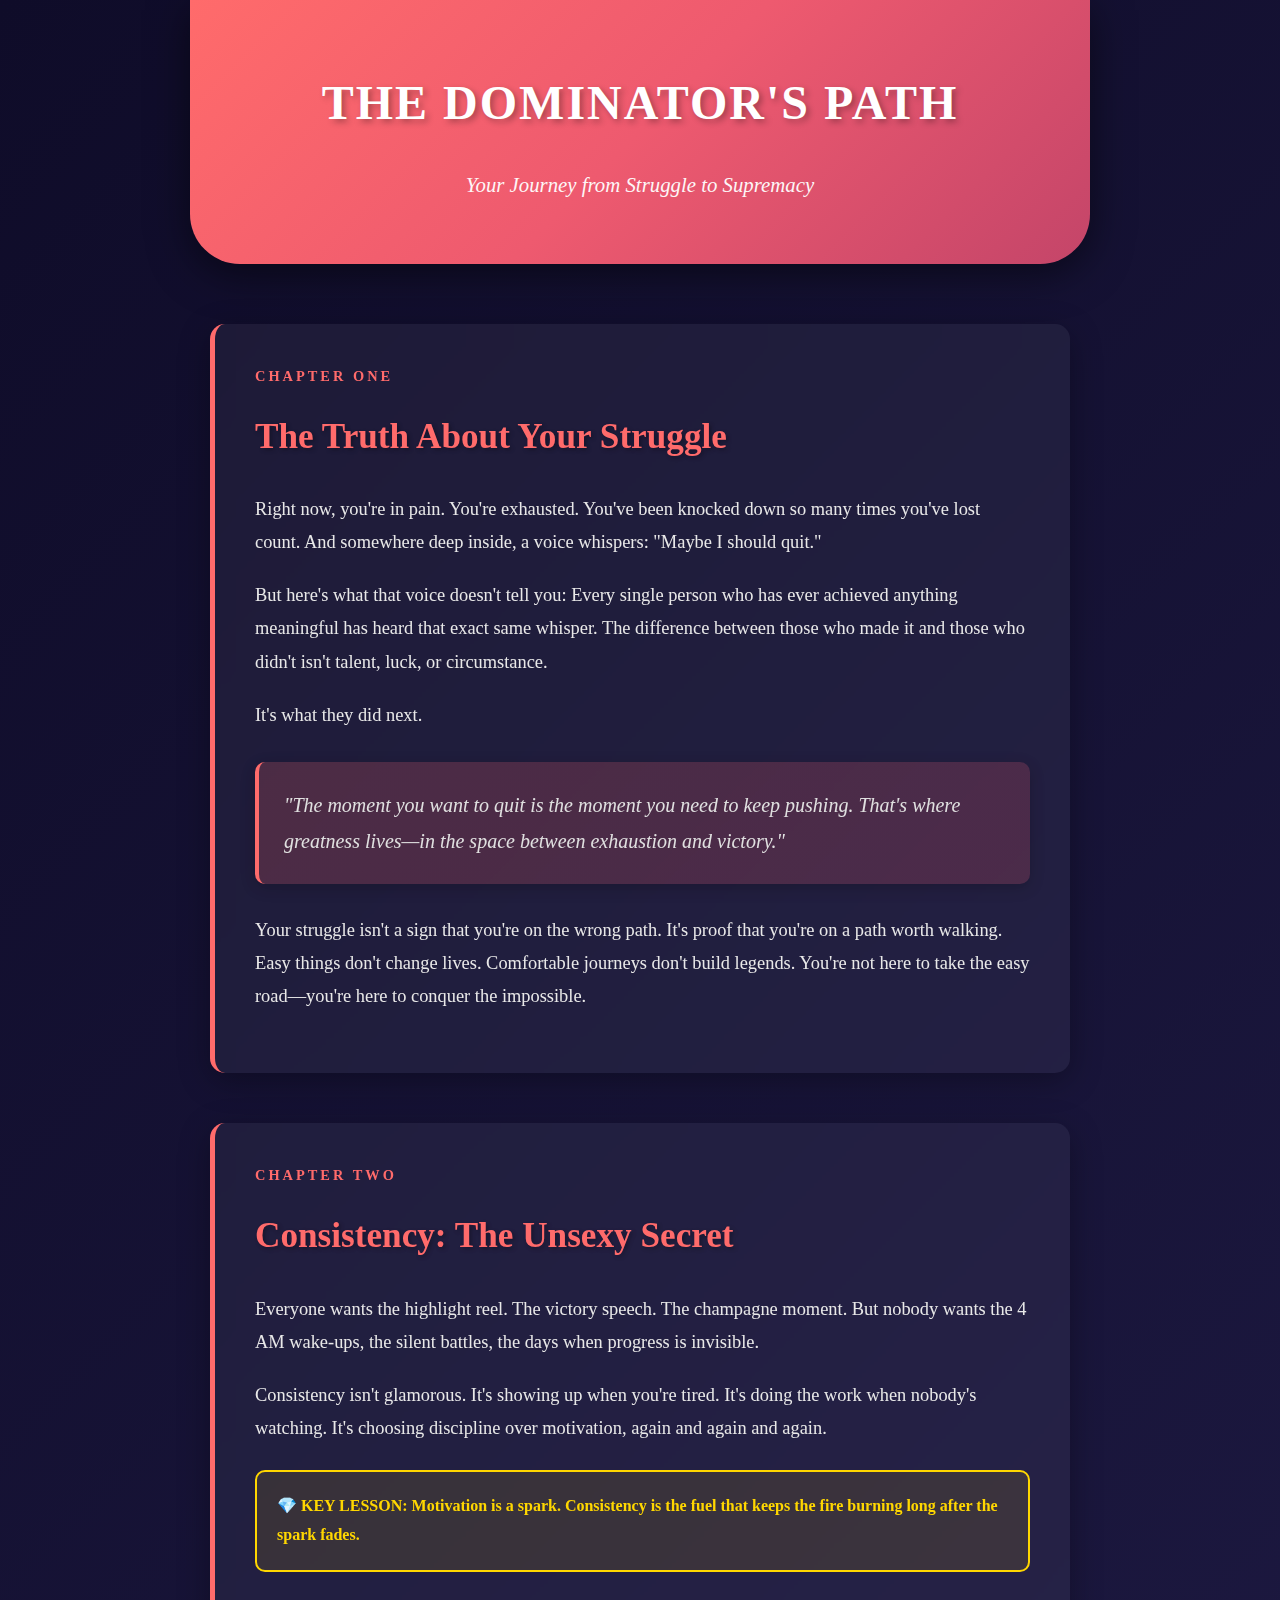
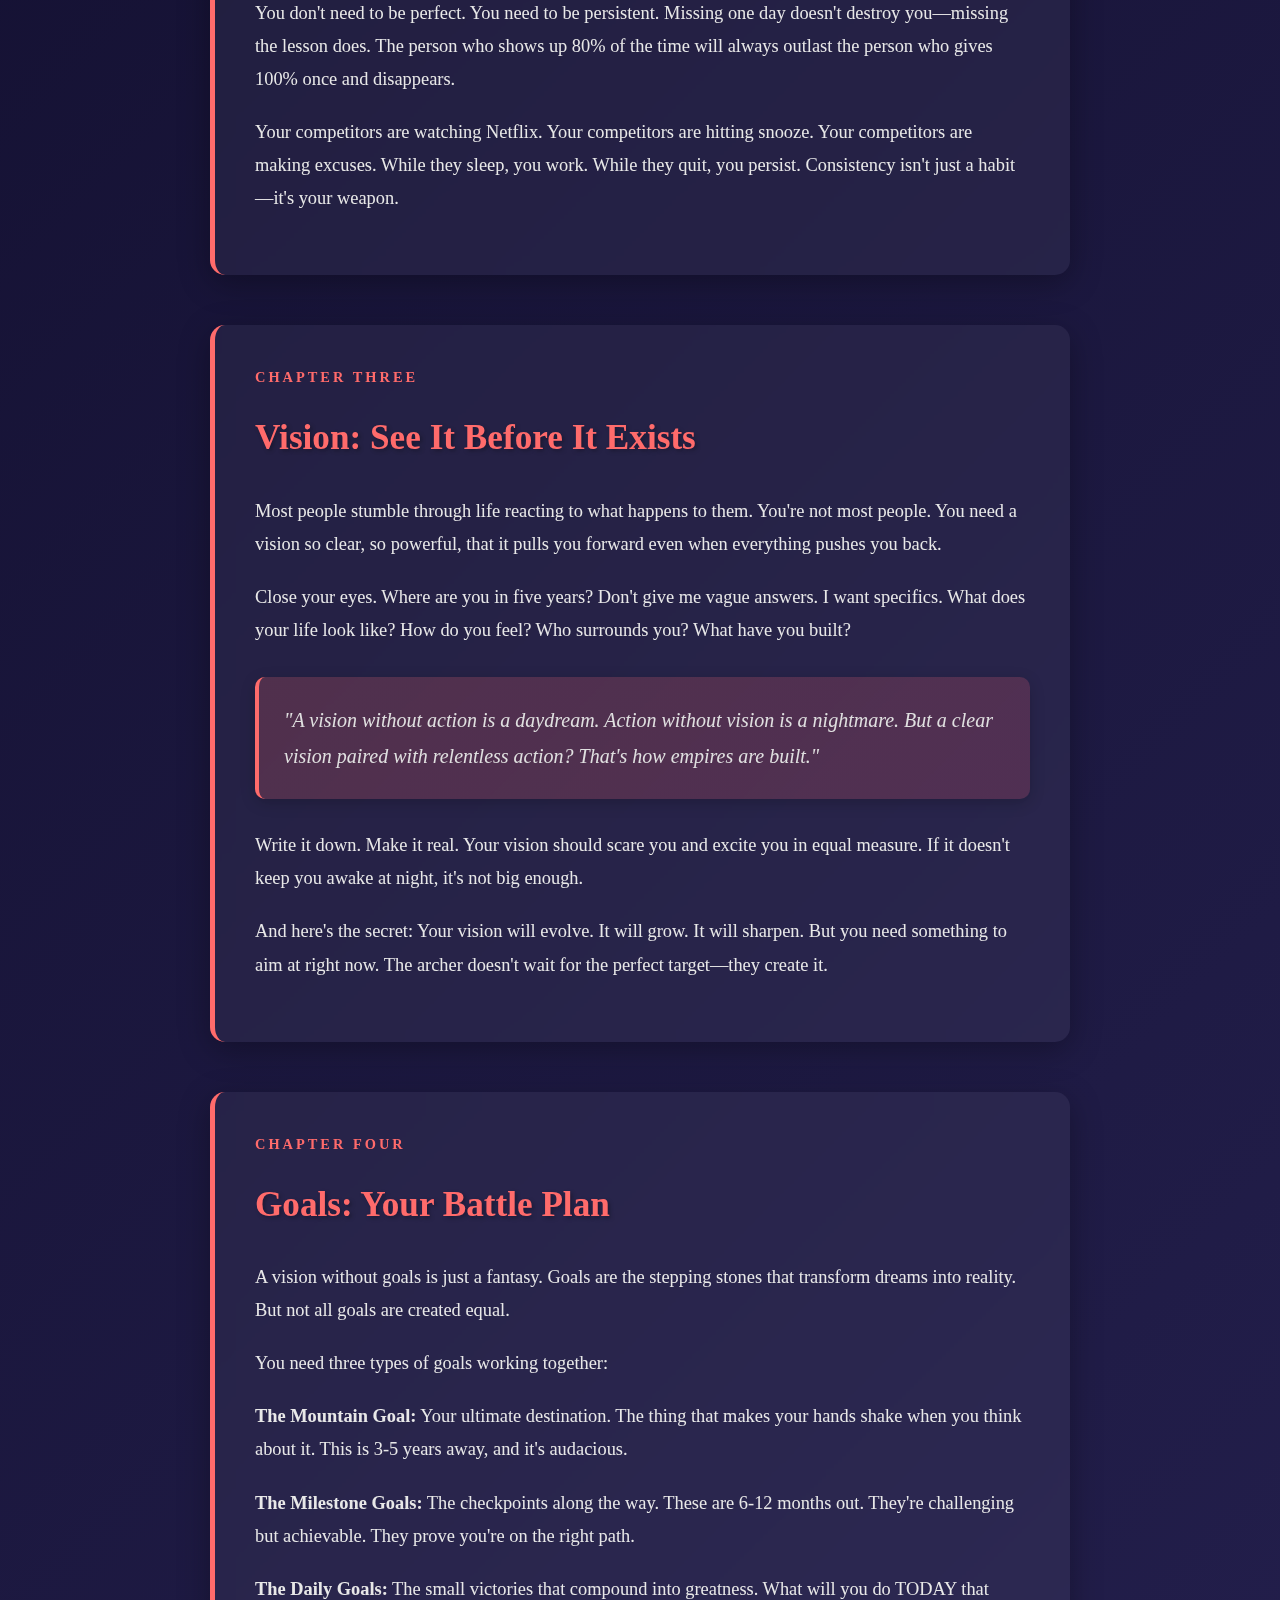
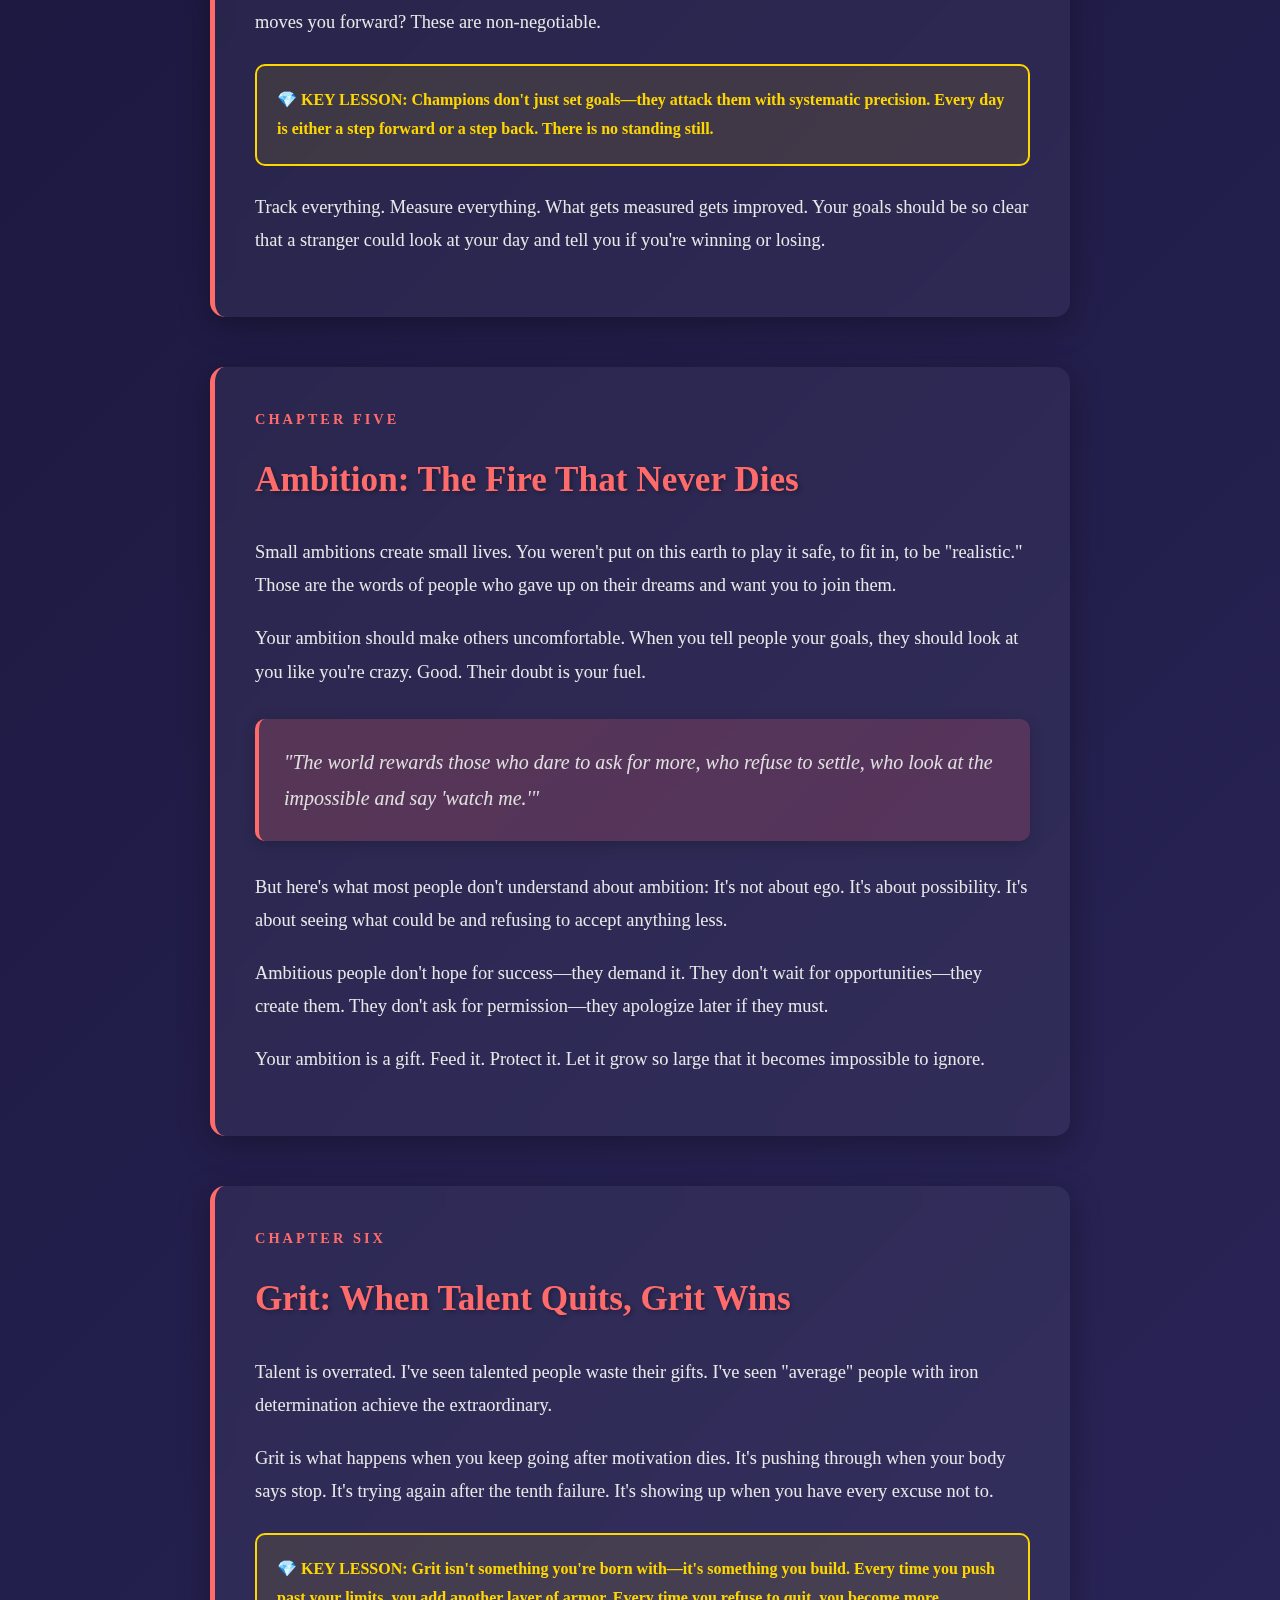
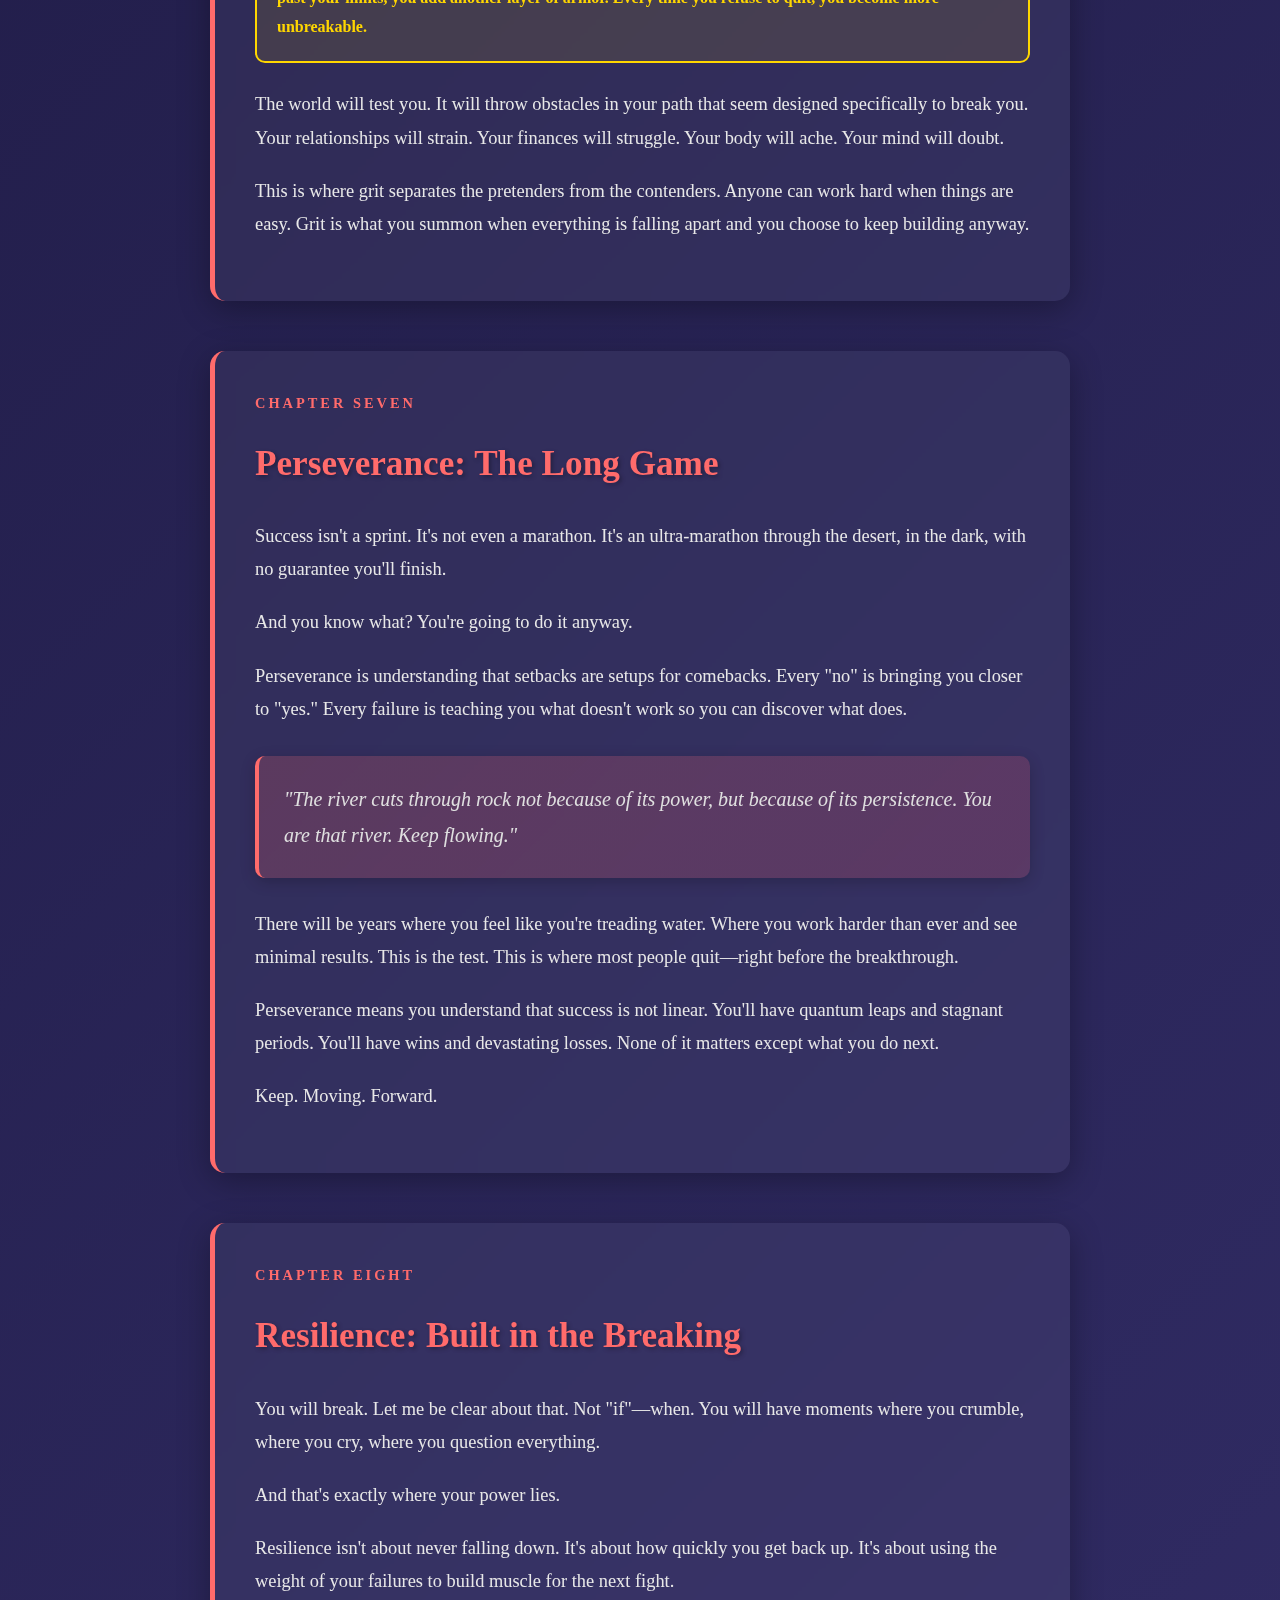
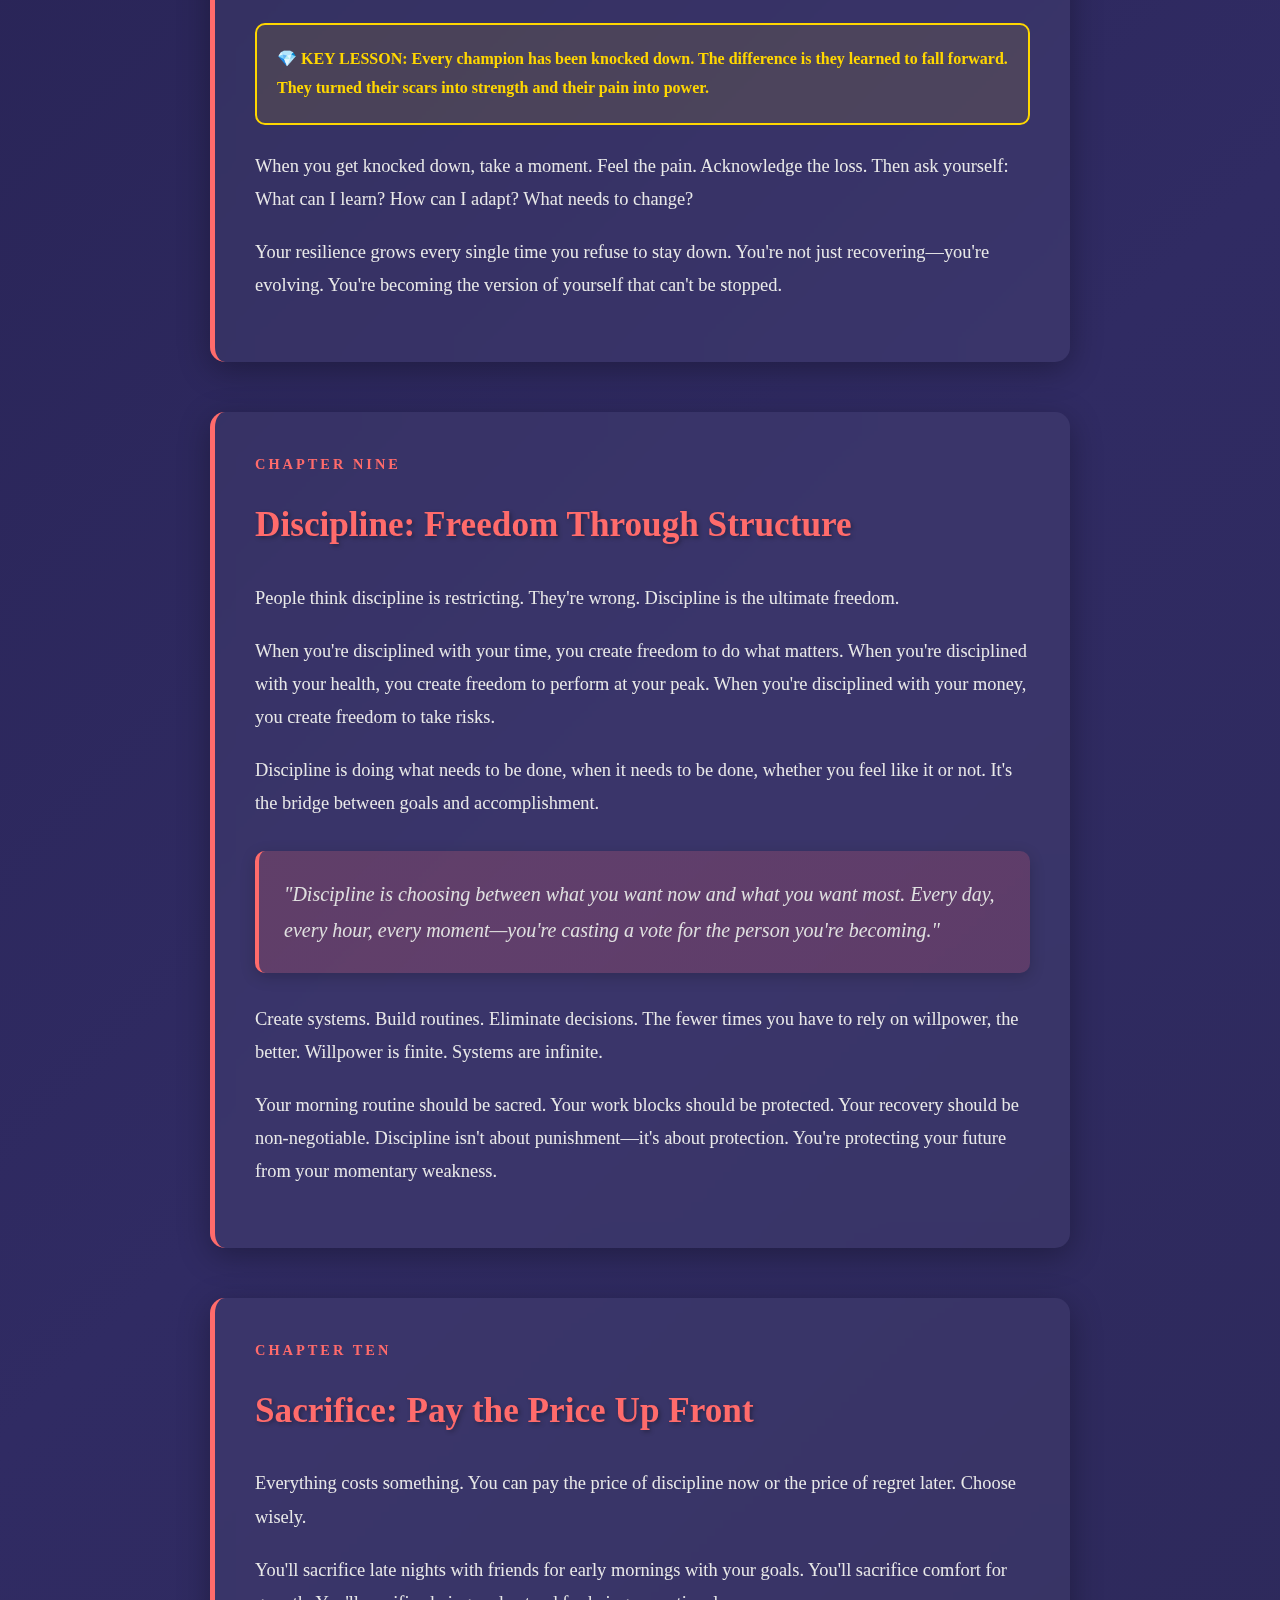
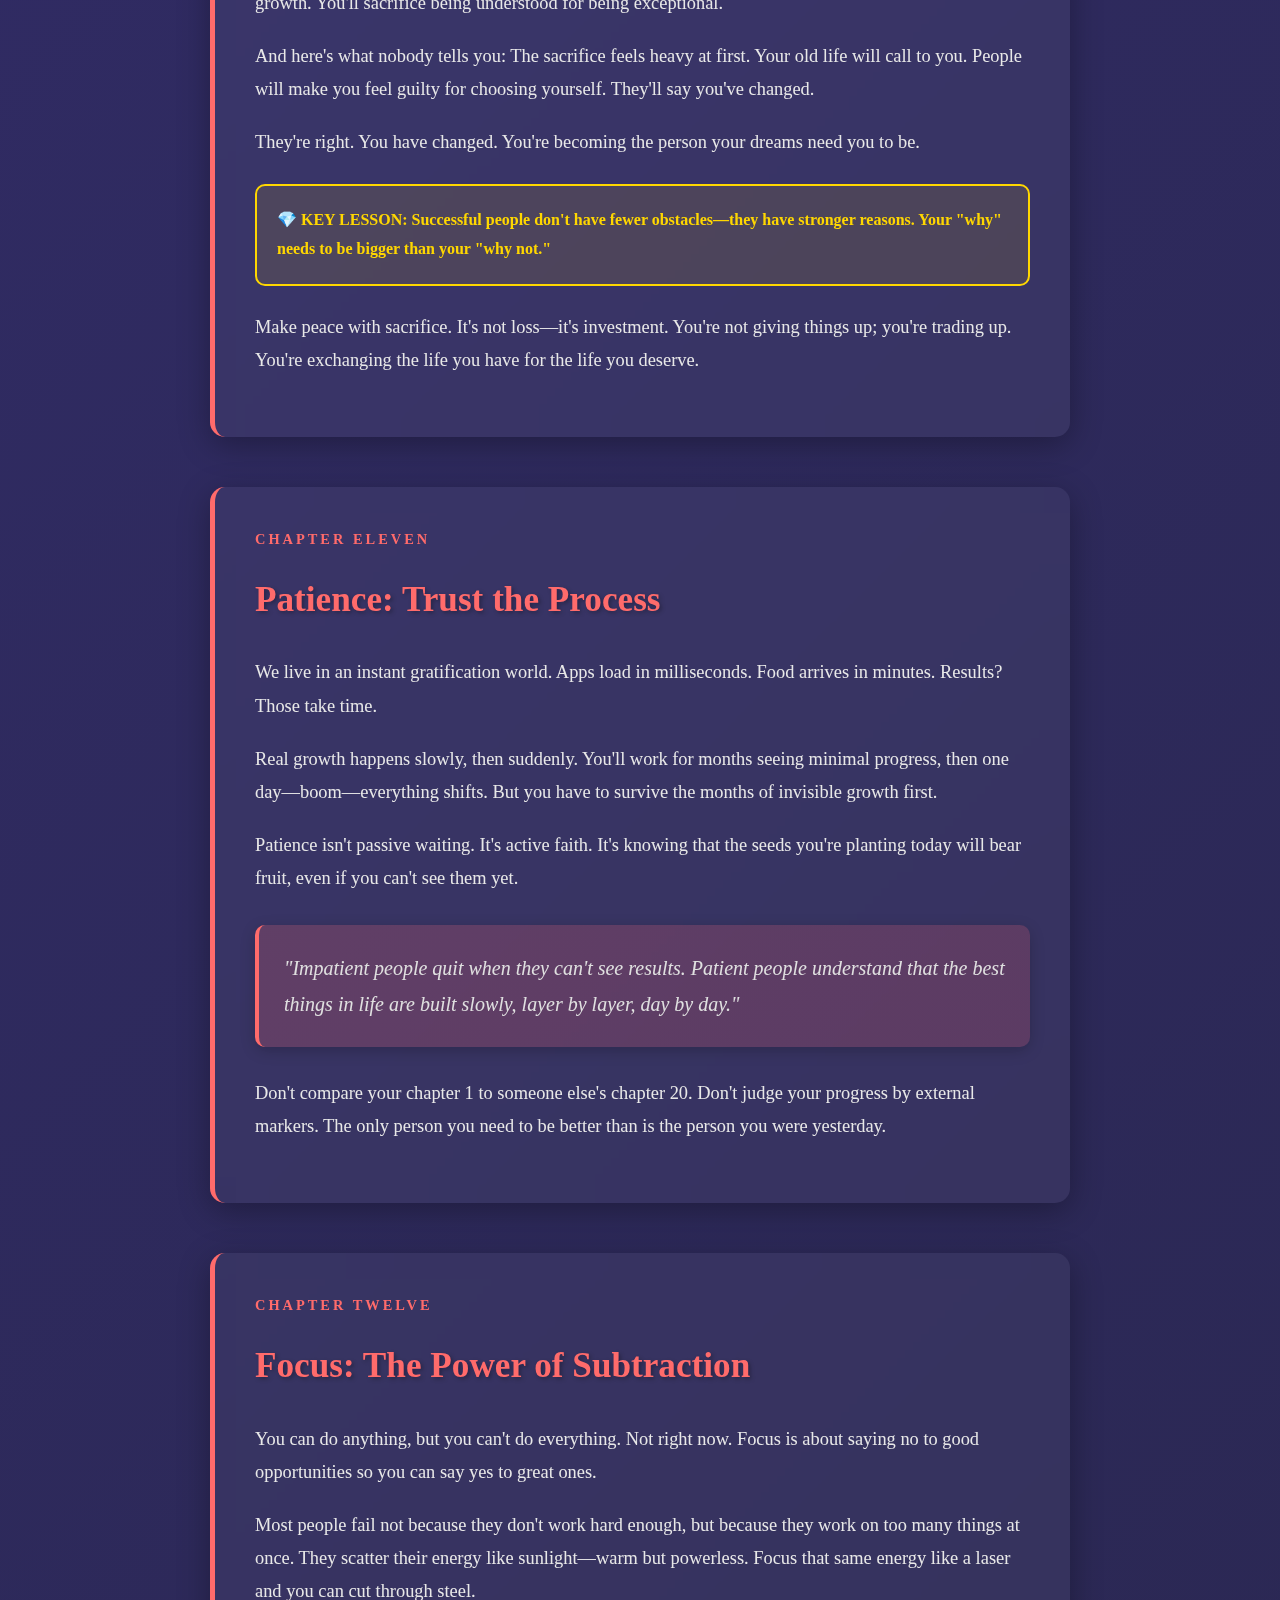
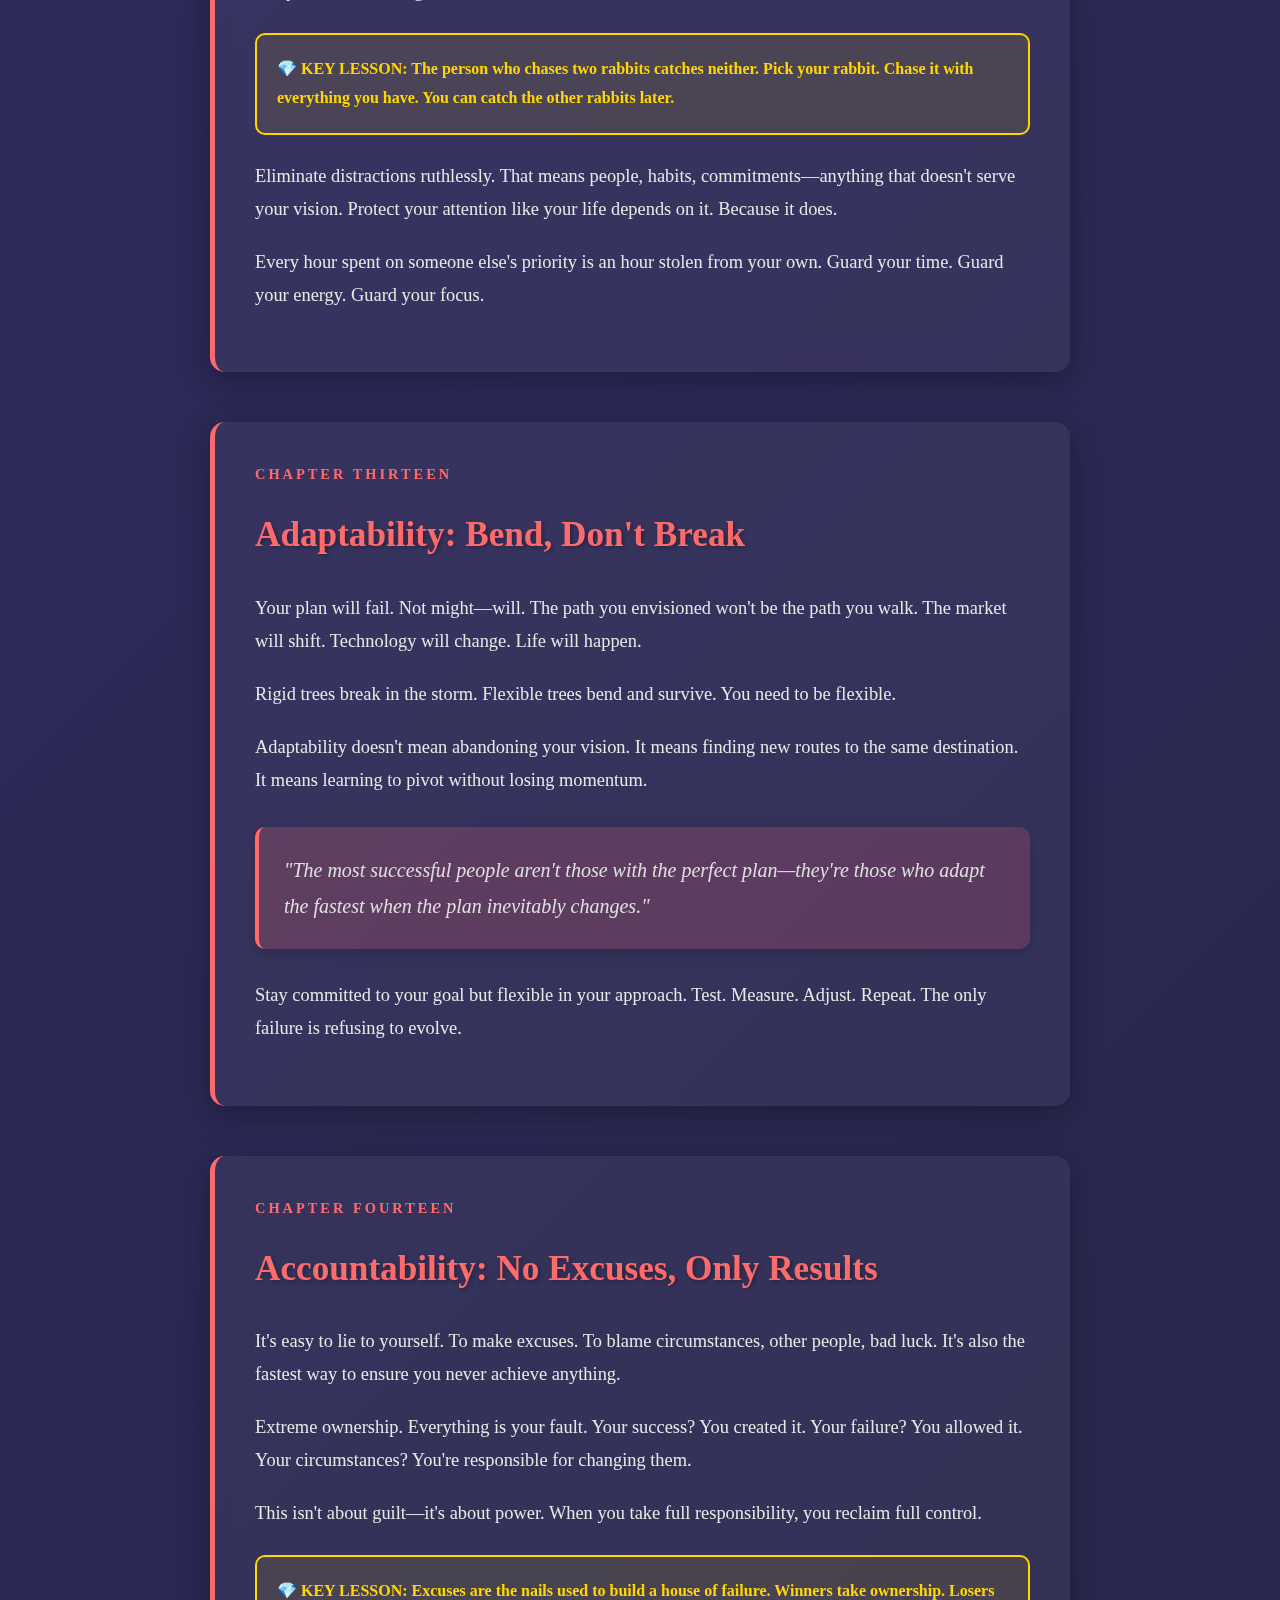
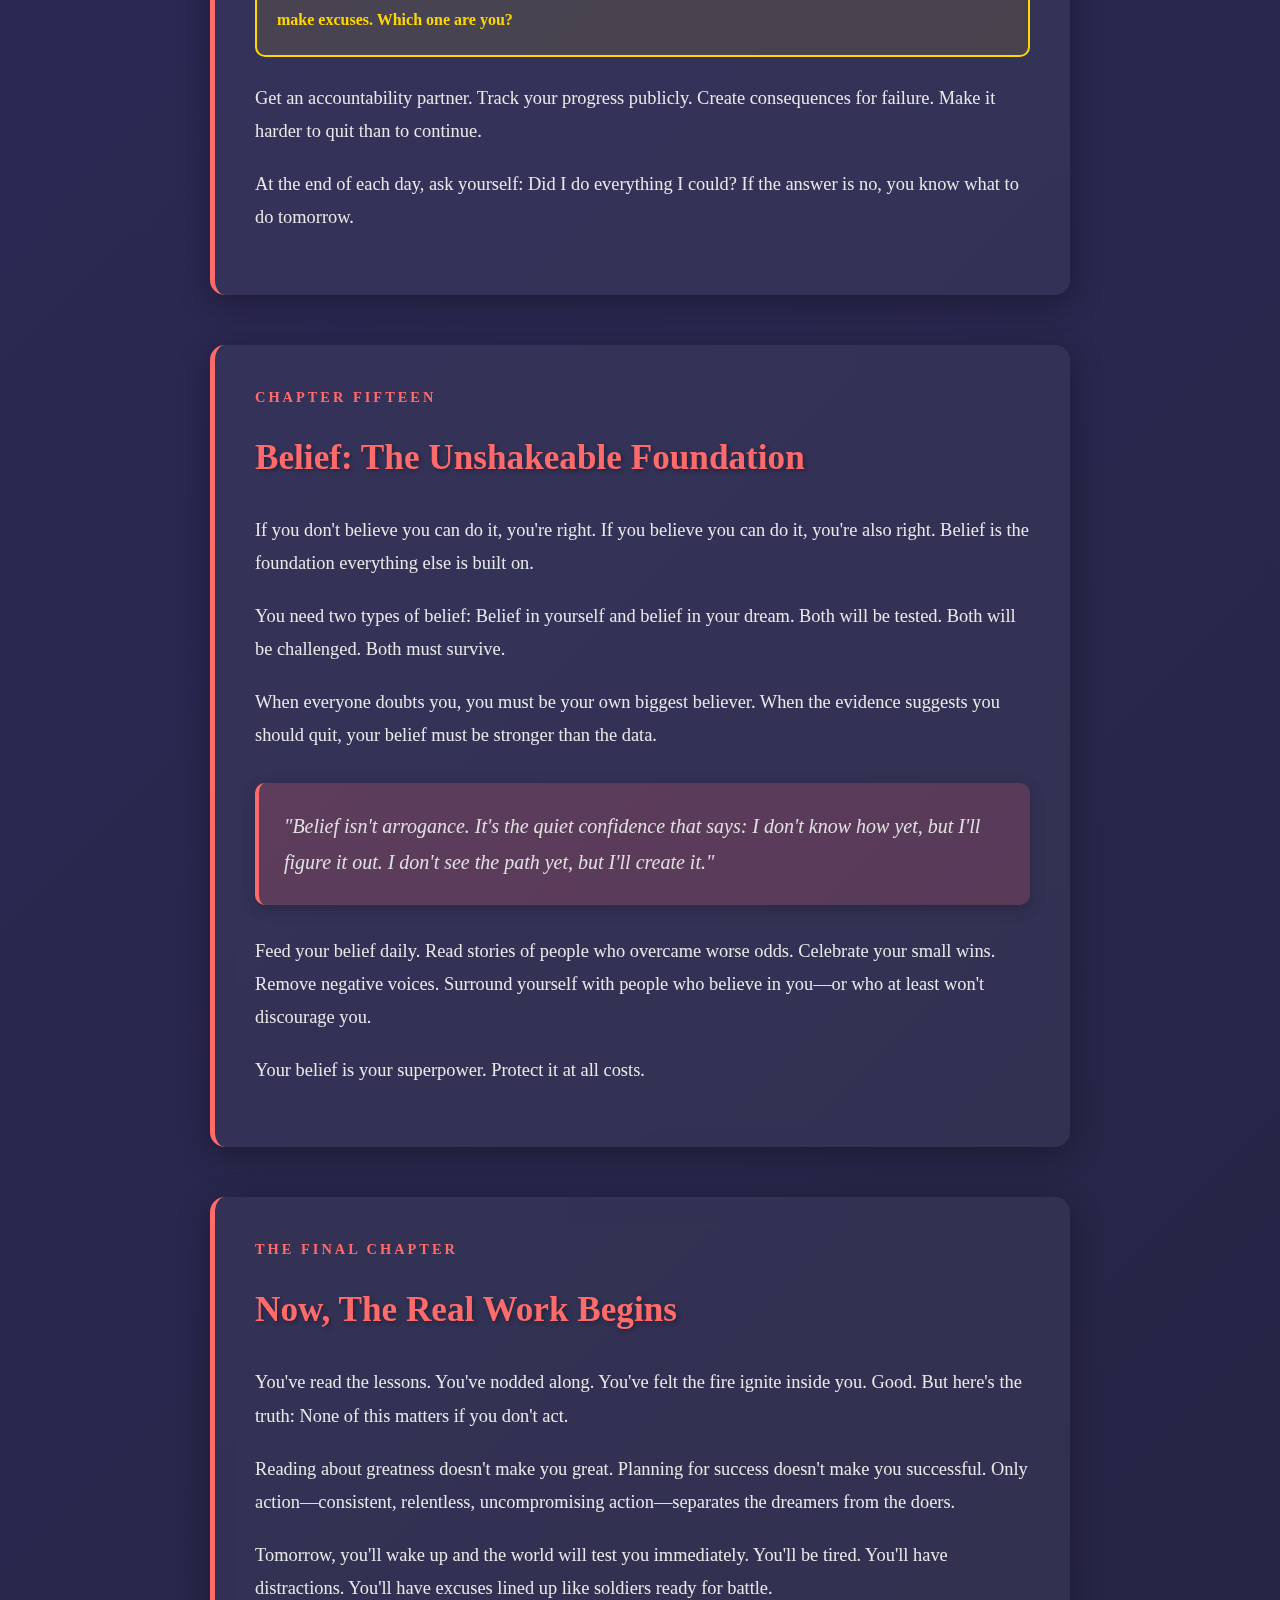
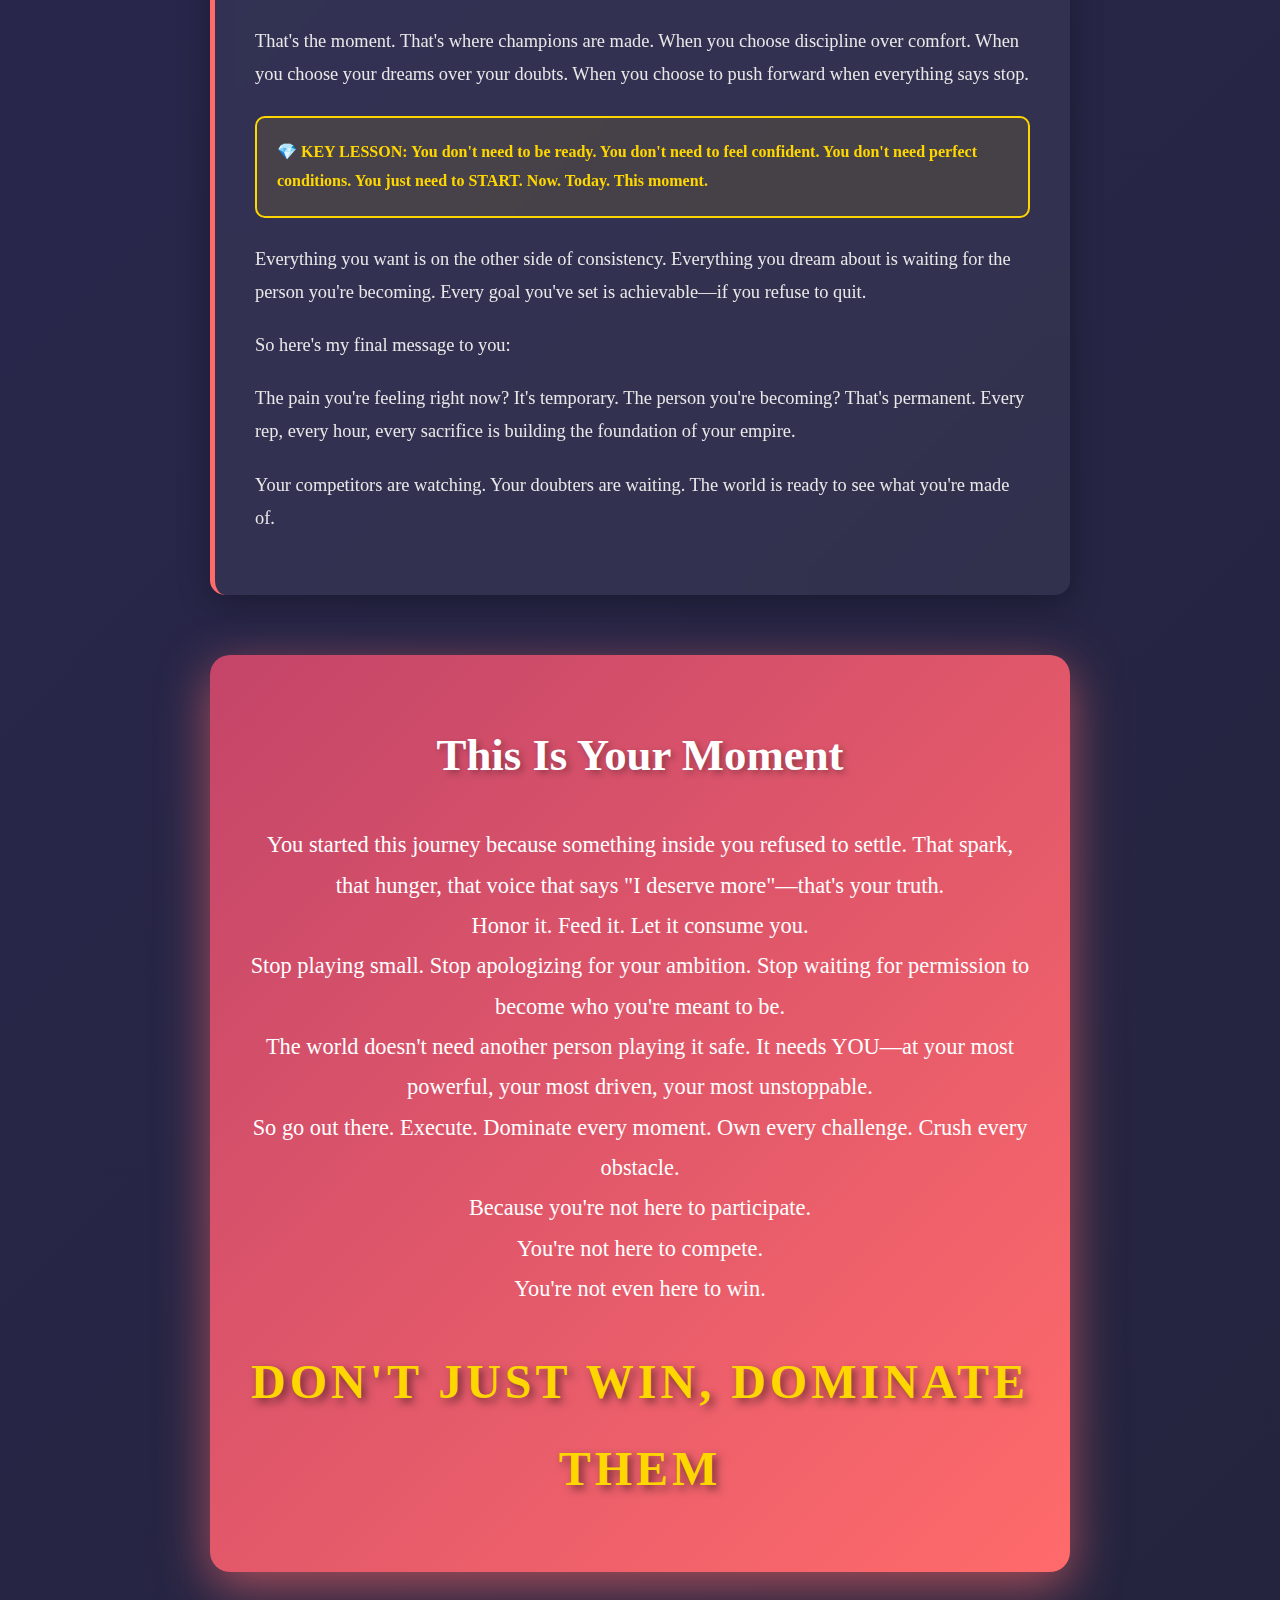
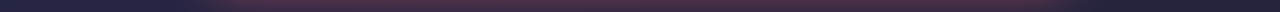
<file: dominate.html>
<!DOCTYPE html>
<html lang="en">

<head>
    <meta charset="UTF-8">
    <meta name="viewport" content="width=device-width, initial-scale=1.0">
    <title>The Dominator's Path: Your Life-Changing Journey</title>
    <style>
        * {
            margin: 0;
            padding: 0;
            box-sizing: border-box;
        }

        body {
            font-family: 'Georgia', serif;
            background: linear-gradient(135deg, #0f0c29, #302b63, #24243e);
            color: #e0e0e0;
            line-height: 1.8;
            overflow-x: hidden;
        }

        .container {
            max-width: 900px;
            margin: 0 auto;
            padding: 40px 20px;
        }

        header {
            text-align: center;
            padding: 60px 20px;
            background: linear-gradient(135deg, #ff6b6b, #ee5a6f, #c44569);
            margin: -40px -20px 60px -20px;
            border-radius: 0 0 50px 50px;
            box-shadow: 0 10px 40px rgba(0, 0, 0, 0.5);
        }

        h1 {
            font-size: 3em;
            color: #ffffff;
            text-shadow: 3px 3px 6px rgba(0, 0, 0, 0.3);
            margin-bottom: 20px;
            letter-spacing: 2px;
            animation: fadeInDown 1s ease;
        }

        .subtitle {
            font-size: 1.3em;
            color: #fff;
            font-style: italic;
            opacity: 0.95;
            animation: fadeIn 2s ease;
        }

        .chapter {
            background: rgba(255, 255, 255, 0.05);
            backdrop-filter: blur(10px);
            border-left: 5px solid #ff6b6b;
            padding: 40px;
            margin-bottom: 50px;
            border-radius: 15px;
            box-shadow: 0 8px 32px rgba(0, 0, 0, 0.3);
            transition: transform 0.3s ease, box-shadow 0.3s ease;
            animation: slideIn 0.8s ease;
        }

        .chapter:hover {
            transform: translateY(-5px);
            box-shadow: 0 12px 48px rgba(255, 107, 107, 0.4);
        }

        .chapter-number {
            color: #ff6b6b;
            font-size: 0.9em;
            font-weight: bold;
            letter-spacing: 3px;
            margin-bottom: 15px;
            text-transform: uppercase;
        }

        h2 {
            font-size: 2.2em;
            color: #ff6b6b;
            margin-bottom: 25px;
            text-shadow: 2px 2px 4px rgba(0, 0, 0, 0.3);
        }

        .chapter p {
            font-size: 1.15em;
            margin-bottom: 20px;
            color: #e8e8e8;
        }

        .quote {
            background: linear-gradient(135deg, rgba(255, 107, 107, 0.2), rgba(238, 90, 111, 0.2));
            border-left: 4px solid #ff6b6b;
            padding: 25px;
            margin: 30px 0;
            font-style: italic;
            font-size: 1.25em;
            border-radius: 10px;
            box-shadow: 0 4px 15px rgba(0, 0, 0, 0.2);
        }

        .key-lesson {
            background: rgba(255, 215, 0, 0.1);
            border: 2px solid #ffd700;
            padding: 20px;
            margin: 25px 0;
            border-radius: 10px;
            font-weight: bold;
            color: #ffd700;
        }

        .final-call {
            background: linear-gradient(135deg, #c44569, #ff6b6b);
            padding: 60px 40px;
            text-align: center;
            border-radius: 20px;
            margin-top: 60px;
            box-shadow: 0 15px 50px rgba(255, 107, 107, 0.6);
            animation: pulse 2s infinite;
        }

        .final-call h2 {
            color: #ffffff;
            font-size: 2.8em;
            margin-bottom: 30px;
            text-shadow: 3px 3px 6px rgba(0, 0, 0, 0.3);
        }

        .final-call p {
            font-size: 1.4em;
            color: #ffffff;
            line-height: 1.8;
        }

        .dominate {
            font-size: 3em;
            font-weight: bold;
            color: #ffd700;
            text-shadow: 4px 4px 8px rgba(0, 0, 0, 0.5);
            margin-top: 30px;
            letter-spacing: 4px;
            animation: glow 2s ease-in-out infinite;
        }

        @keyframes fadeIn {
            from {
                opacity: 0;
            }

            to {
                opacity: 1;
            }
        }

        @keyframes fadeInDown {
            from {
                opacity: 0;
                transform: translateY(-30px);
            }

            to {
                opacity: 1;
                transform: translateY(0);
            }
        }

        @keyframes slideIn {
            from {
                opacity: 0;
                transform: translateX(-50px);
            }

            to {
                opacity: 1;
                transform: translateX(0);
            }
        }

        @keyframes pulse {

            0%,
            100% {
                transform: scale(1);
            }

            50% {
                transform: scale(1.02);
            }
        }

        @keyframes glow {

            0%,
            100% {
                text-shadow: 4px 4px 8px rgba(0, 0, 0, 0.5), 0 0 20px #ffd700;
            }

            50% {
                text-shadow: 4px 4px 8px rgba(0, 0, 0, 0.5), 0 0 40px #ffd700, 0 0 60px #ff6b6b;
            }
        }

        @media (max-width: 768px) {
            h1 {
                font-size: 2em;
            }

            h2 {
                font-size: 1.6em;
            }

            .chapter {
                padding: 25px;
            }

            .dominate {
                font-size: 2em;
            }
        }
    </style>
</head>

<body>
    <div class="container">
        <header>
            <h1>THE DOMINATOR'S PATH</h1>
            <p class="subtitle">Your Journey from Struggle to Supremacy</p>
        </header>

        <div class="chapter">
            <div class="chapter-number">Chapter One</div>
            <h2>The Truth About Your Struggle</h2>
            <p>Right now, you're in pain. You're exhausted. You've been knocked down so many times you've lost count.
                And somewhere deep inside, a voice whispers: "Maybe I should quit."</p>
            <p>But here's what that voice doesn't tell you: Every single person who has ever achieved anything
                meaningful has heard that exact same whisper. The difference between those who made it and those who
                didn't isn't talent, luck, or circumstance.</p>
            <p>It's what they did next.</p>
            <div class="quote">
                "The moment you want to quit is the moment you need to keep pushing. That's where greatness lives—in the
                space between exhaustion and victory."
            </div>
            <p>Your struggle isn't a sign that you're on the wrong path. It's proof that you're on a path worth walking.
                Easy things don't change lives. Comfortable journeys don't build legends. You're not here to take the
                easy road—you're here to conquer the impossible.</p>
        </div>

        <div class="chapter">
            <div class="chapter-number">Chapter Two</div>
            <h2>Consistency: The Unsexy Secret</h2>
            <p>Everyone wants the highlight reel. The victory speech. The champagne moment. But nobody wants the 4 AM
                wake-ups, the silent battles, the days when progress is invisible.</p>
            <p>Consistency isn't glamorous. It's showing up when you're tired. It's doing the work when nobody's
                watching. It's choosing discipline over motivation, again and again and again.</p>
            <div class="key-lesson">
                💎 KEY LESSON: Motivation is a spark. Consistency is the fuel that keeps the fire burning long after the
                spark fades.
            </div>
            <p>You don't need to be perfect. You need to be persistent. Missing one day doesn't destroy you—missing the
                lesson does. The person who shows up 80% of the time will always outlast the person who gives 100% once
                and disappears.</p>
            <p>Your competitors are watching Netflix. Your competitors are hitting snooze. Your competitors are making
                excuses. While they sleep, you work. While they quit, you persist. Consistency isn't just a habit—it's
                your weapon.</p>
        </div>

        <div class="chapter">
            <div class="chapter-number">Chapter Three</div>
            <h2>Vision: See It Before It Exists</h2>
            <p>Most people stumble through life reacting to what happens to them. You're not most people. You need a
                vision so clear, so powerful, that it pulls you forward even when everything pushes you back.</p>
            <p>Close your eyes. Where are you in five years? Don't give me vague answers. I want specifics. What does
                your life look like? How do you feel? Who surrounds you? What have you built?</p>
            <div class="quote">
                "A vision without action is a daydream. Action without vision is a nightmare. But a clear vision paired
                with relentless action? That's how empires are built."
            </div>
            <p>Write it down. Make it real. Your vision should scare you and excite you in equal measure. If it doesn't
                keep you awake at night, it's not big enough.</p>
            <p>And here's the secret: Your vision will evolve. It will grow. It will sharpen. But you need something to
                aim at right now. The archer doesn't wait for the perfect target—they create it.</p>
        </div>

        <div class="chapter">
            <div class="chapter-number">Chapter Four</div>
            <h2>Goals: Your Battle Plan</h2>
            <p>A vision without goals is just a fantasy. Goals are the stepping stones that transform dreams into
                reality. But not all goals are created equal.</p>
            <p>You need three types of goals working together:</p>
            <p><strong>The Mountain Goal:</strong> Your ultimate destination. The thing that makes your hands shake when
                you think about it. This is 3-5 years away, and it's audacious.</p>
            <p><strong>The Milestone Goals:</strong> The checkpoints along the way. These are 6-12 months out. They're
                challenging but achievable. They prove you're on the right path.</p>
            <p><strong>The Daily Goals:</strong> The small victories that compound into greatness. What will you do
                TODAY that moves you forward? These are non-negotiable.</p>
            <div class="key-lesson">
                💎 KEY LESSON: Champions don't just set goals—they attack them with systematic precision. Every day is
                either a step forward or a step back. There is no standing still.
            </div>
            <p>Track everything. Measure everything. What gets measured gets improved. Your goals should be so clear
                that a stranger could look at your day and tell you if you're winning or losing.</p>
        </div>

        <div class="chapter">
            <div class="chapter-number">Chapter Five</div>
            <h2>Ambition: The Fire That Never Dies</h2>
            <p>Small ambitions create small lives. You weren't put on this earth to play it safe, to fit in, to be
                "realistic." Those are the words of people who gave up on their dreams and want you to join them.</p>
            <p>Your ambition should make others uncomfortable. When you tell people your goals, they should look at you
                like you're crazy. Good. Their doubt is your fuel.</p>
            <div class="quote">
                "The world rewards those who dare to ask for more, who refuse to settle, who look at the impossible and
                say 'watch me.'"
            </div>
            <p>But here's what most people don't understand about ambition: It's not about ego. It's about possibility.
                It's about seeing what could be and refusing to accept anything less.</p>
            <p>Ambitious people don't hope for success—they demand it. They don't wait for opportunities—they create
                them. They don't ask for permission—they apologize later if they must.</p>
            <p>Your ambition is a gift. Feed it. Protect it. Let it grow so large that it becomes impossible to ignore.
            </p>
        </div>

        <div class="chapter">
            <div class="chapter-number">Chapter Six</div>
            <h2>Grit: When Talent Quits, Grit Wins</h2>
            <p>Talent is overrated. I've seen talented people waste their gifts. I've seen "average" people with iron
                determination achieve the extraordinary.</p>
            <p>Grit is what happens when you keep going after motivation dies. It's pushing through when your body says
                stop. It's trying again after the tenth failure. It's showing up when you have every excuse not to.</p>
            <div class="key-lesson">
                💎 KEY LESSON: Grit isn't something you're born with—it's something you build. Every time you push past
                your limits, you add another layer of armor. Every time you refuse to quit, you become more unbreakable.
            </div>
            <p>The world will test you. It will throw obstacles in your path that seem designed specifically to break
                you. Your relationships will strain. Your finances will struggle. Your body will ache. Your mind will
                doubt.</p>
            <p>This is where grit separates the pretenders from the contenders. Anyone can work hard when things are
                easy. Grit is what you summon when everything is falling apart and you choose to keep building anyway.
            </p>
        </div>

        <div class="chapter">
            <div class="chapter-number">Chapter Seven</div>
            <h2>Perseverance: The Long Game</h2>
            <p>Success isn't a sprint. It's not even a marathon. It's an ultra-marathon through the desert, in the dark,
                with no guarantee you'll finish.</p>
            <p>And you know what? You're going to do it anyway.</p>
            <p>Perseverance is understanding that setbacks are setups for comebacks. Every "no" is bringing you closer
                to "yes." Every failure is teaching you what doesn't work so you can discover what does.</p>
            <div class="quote">
                "The river cuts through rock not because of its power, but because of its persistence. You are that
                river. Keep flowing."
            </div>
            <p>There will be years where you feel like you're treading water. Where you work harder than ever and see
                minimal results. This is the test. This is where most people quit—right before the breakthrough.</p>
            <p>Perseverance means you understand that success is not linear. You'll have quantum leaps and stagnant
                periods. You'll have wins and devastating losses. None of it matters except what you do next.</p>
            <p>Keep. Moving. Forward.</p>
        </div>

        <div class="chapter">
            <div class="chapter-number">Chapter Eight</div>
            <h2>Resilience: Built in the Breaking</h2>
            <p>You will break. Let me be clear about that. Not "if"—when. You will have moments where you crumble, where
                you cry, where you question everything.</p>
            <p>And that's exactly where your power lies.</p>
            <p>Resilience isn't about never falling down. It's about how quickly you get back up. It's about using the
                weight of your failures to build muscle for the next fight.</p>
            <div class="key-lesson">
                💎 KEY LESSON: Every champion has been knocked down. The difference is they learned to fall forward.
                They turned their scars into strength and their pain into power.
            </div>
            <p>When you get knocked down, take a moment. Feel the pain. Acknowledge the loss. Then ask yourself: What
                can I learn? How can I adapt? What needs to change?</p>
            <p>Your resilience grows every single time you refuse to stay down. You're not just recovering—you're
                evolving. You're becoming the version of yourself that can't be stopped.</p>
        </div>

        <div class="chapter">
            <div class="chapter-number">Chapter Nine</div>
            <h2>Discipline: Freedom Through Structure</h2>
            <p>People think discipline is restricting. They're wrong. Discipline is the ultimate freedom.</p>
            <p>When you're disciplined with your time, you create freedom to do what matters. When you're disciplined
                with your health, you create freedom to perform at your peak. When you're disciplined with your money,
                you create freedom to take risks.</p>
            <p>Discipline is doing what needs to be done, when it needs to be done, whether you feel like it or not.
                It's the bridge between goals and accomplishment.</p>
            <div class="quote">
                "Discipline is choosing between what you want now and what you want most. Every day, every hour, every
                moment—you're casting a vote for the person you're becoming."
            </div>
            <p>Create systems. Build routines. Eliminate decisions. The fewer times you have to rely on willpower, the
                better. Willpower is finite. Systems are infinite.</p>
            <p>Your morning routine should be sacred. Your work blocks should be protected. Your recovery should be
                non-negotiable. Discipline isn't about punishment—it's about protection. You're protecting your future
                from your momentary weakness.</p>
        </div>

        <div class="chapter">
            <div class="chapter-number">Chapter Ten</div>
            <h2>Sacrifice: Pay the Price Up Front</h2>
            <p>Everything costs something. You can pay the price of discipline now or the price of regret later. Choose
                wisely.</p>
            <p>You'll sacrifice late nights with friends for early mornings with your goals. You'll sacrifice comfort
                for growth. You'll sacrifice being understood for being exceptional.</p>
            <p>And here's what nobody tells you: The sacrifice feels heavy at first. Your old life will call to you.
                People will make you feel guilty for choosing yourself. They'll say you've changed.</p>
            <p>They're right. You have changed. You're becoming the person your dreams need you to be.</p>
            <div class="key-lesson">
                💎 KEY LESSON: Successful people don't have fewer obstacles—they have stronger reasons. Your "why" needs
                to be bigger than your "why not."
            </div>
            <p>Make peace with sacrifice. It's not loss—it's investment. You're not giving things up; you're trading up.
                You're exchanging the life you have for the life you deserve.</p>
        </div>

        <div class="chapter">
            <div class="chapter-number">Chapter Eleven</div>
            <h2>Patience: Trust the Process</h2>
            <p>We live in an instant gratification world. Apps load in milliseconds. Food arrives in minutes. Results?
                Those take time.</p>
            <p>Real growth happens slowly, then suddenly. You'll work for months seeing minimal progress, then one
                day—boom—everything shifts. But you have to survive the months of invisible growth first.</p>
            <p>Patience isn't passive waiting. It's active faith. It's knowing that the seeds you're planting today will
                bear fruit, even if you can't see them yet.</p>
            <div class="quote">
                "Impatient people quit when they can't see results. Patient people understand that the best things in
                life are built slowly, layer by layer, day by day."
            </div>
            <p>Don't compare your chapter 1 to someone else's chapter 20. Don't judge your progress by external markers.
                The only person you need to be better than is the person you were yesterday.</p>
        </div>

        <div class="chapter">
            <div class="chapter-number">Chapter Twelve</div>
            <h2>Focus: The Power of Subtraction</h2>
            <p>You can do anything, but you can't do everything. Not right now. Focus is about saying no to good
                opportunities so you can say yes to great ones.</p>
            <p>Most people fail not because they don't work hard enough, but because they work on too many things at
                once. They scatter their energy like sunlight—warm but powerless. Focus that same energy like a laser
                and you can cut through steel.</p>
            <div class="key-lesson">
                💎 KEY LESSON: The person who chases two rabbits catches neither. Pick your rabbit. Chase it with
                everything you have. You can catch the other rabbits later.
            </div>
            <p>Eliminate distractions ruthlessly. That means people, habits, commitments—anything that doesn't serve
                your vision. Protect your attention like your life depends on it. Because it does.</p>
            <p>Every hour spent on someone else's priority is an hour stolen from your own. Guard your time. Guard your
                energy. Guard your focus.</p>
        </div>

        <div class="chapter">
            <div class="chapter-number">Chapter Thirteen</div>
            <h2>Adaptability: Bend, Don't Break</h2>
            <p>Your plan will fail. Not might—will. The path you envisioned won't be the path you walk. The market will
                shift. Technology will change. Life will happen.</p>
            <p>Rigid trees break in the storm. Flexible trees bend and survive. You need to be flexible.</p>
            <p>Adaptability doesn't mean abandoning your vision. It means finding new routes to the same destination. It
                means learning to pivot without losing momentum.</p>
            <div class="quote">
                "The most successful people aren't those with the perfect plan—they're those who adapt the fastest when
                the plan inevitably changes."
            </div>
            <p>Stay committed to your goal but flexible in your approach. Test. Measure. Adjust. Repeat. The only
                failure is refusing to evolve.</p>
        </div>

        <div class="chapter">
            <div class="chapter-number">Chapter Fourteen</div>
            <h2>Accountability: No Excuses, Only Results</h2>
            <p>It's easy to lie to yourself. To make excuses. To blame circumstances, other people, bad luck. It's also
                the fastest way to ensure you never achieve anything.</p>
            <p>Extreme ownership. Everything is your fault. Your success? You created it. Your failure? You allowed it.
                Your circumstances? You're responsible for changing them.</p>
            <p>This isn't about guilt—it's about power. When you take full responsibility, you reclaim full control.</p>
            <div class="key-lesson">
                💎 KEY LESSON: Excuses are the nails used to build a house of failure. Winners take ownership. Losers
                make excuses. Which one are you?
            </div>
            <p>Get an accountability partner. Track your progress publicly. Create consequences for failure. Make it
                harder to quit than to continue.</p>
            <p>At the end of each day, ask yourself: Did I do everything I could? If the answer is no, you know what to
                do tomorrow.</p>
        </div>

        <div class="chapter">
            <div class="chapter-number">Chapter Fifteen</div>
            <h2>Belief: The Unshakeable Foundation</h2>
            <p>If you don't believe you can do it, you're right. If you believe you can do it, you're also right. Belief
                is the foundation everything else is built on.</p>
            <p>You need two types of belief: Belief in yourself and belief in your dream. Both will be tested. Both will
                be challenged. Both must survive.</p>
            <p>When everyone doubts you, you must be your own biggest believer. When the evidence suggests you should
                quit, your belief must be stronger than the data.</p>
            <div class="quote">
                "Belief isn't arrogance. It's the quiet confidence that says: I don't know how yet, but I'll figure it
                out. I don't see the path yet, but I'll create it."
            </div>
            <p>Feed your belief daily. Read stories of people who overcame worse odds. Celebrate your small wins. Remove
                negative voices. Surround yourself with people who believe in you—or who at least won't discourage you.
            </p>
            <p>Your belief is your superpower. Protect it at all costs.</p>
        </div>

        <div class="chapter">
            <div class="chapter-number">The Final Chapter</div>
            <h2>Now, The Real Work Begins</h2>
            <p>You've read the lessons. You've nodded along. You've felt the fire ignite inside you. Good. But here's
                the truth: None of this matters if you don't act.</p>
            <p>Reading about greatness doesn't make you great. Planning for success doesn't make you successful. Only
                action—consistent, relentless, uncompromising action—separates the dreamers from the doers.</p>
            <p>Tomorrow, you'll wake up and the world will test you immediately. You'll be tired. You'll have
                distractions. You'll have excuses lined up like soldiers ready for battle.</p>
            <p>That's the moment. That's where champions are made. When you choose discipline over comfort. When you
                choose your dreams over your doubts. When you choose to push forward when everything says stop.</p>
            <div class="key-lesson">
                💎 KEY LESSON: You don't need to be ready. You don't need to feel confident. You don't need perfect
                conditions. You just need to START. Now. Today. This moment.
            </div>
            <p>Everything you want is on the other side of consistency. Everything you dream about is waiting for the
                person you're becoming. Every goal you've set is achievable—if you refuse to quit.</p>
            <p>So here's my final message to you:</p>
            <p>The pain you're feeling right now? It's temporary. The person you're becoming? That's permanent. Every
                rep, every hour, every sacrifice is building the foundation of your empire.</p>
            <p>Your competitors are watching. Your doubters are waiting. The world is ready to see what you're made of.
            </p>
        </div>

        <div class="final-call">
            <h2>This Is Your Moment</h2>
            <p>You started this journey because something inside you refused to settle. That spark, that hunger, that
                voice that says "I deserve more"—that's your truth.</p>
            <p>Honor it. Feed it. Let it consume you.</p>
            <p>Stop playing small. Stop apologizing for your ambition. Stop waiting for permission to become who you're
                meant to be.</p>
            <p>The world doesn't need another person playing it safe. It needs YOU—at your most powerful, your most
                driven, your most unstoppable.</p>
            <p>So go out there. Execute. Dominate every moment. Own every challenge. Crush every obstacle.</p>
            <p>Because you're not here to participate.</p>
            <p>You're not here to compete.</p>
            <p>You're not even here to win.</p>
            <div class="dominate">DON'T JUST WIN, DOMINATE THEM</div>
        </div>
    </div>
</body>

</html>
</file>
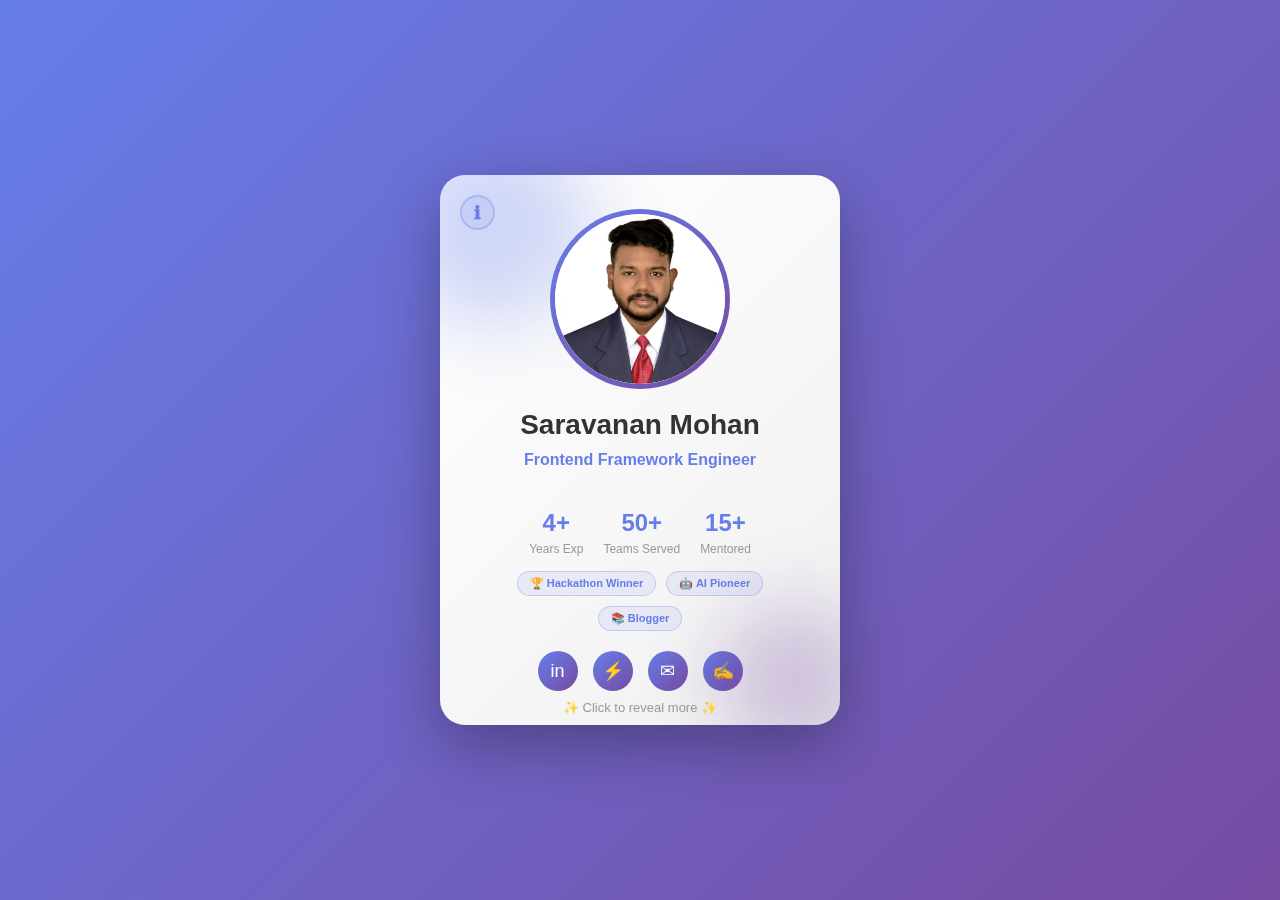
<file: profileCard.html>
<!DOCTYPE html>
<html lang="en">

<head>
    <meta charset="UTF-8">
    <meta name="viewport" content="width=device-width, initial-scale=1.0">
    <title>Saravanan M - Interactive Profile Card</title>
    <style>
        * {
            margin: 0;
            padding: 0;
            box-sizing: border-box;
        }

        body {
            font-family: 'Segoe UI', Tahoma, Geneva, Verdana, sans-serif;
            background: linear-gradient(135deg, #667eea 0%, #764ba2 100%);
            min-height: 100vh;
            display: flex;
            justify-content: center;
            align-items: center;
            padding: 20px;
            overflow-x: hidden;
        }

        .container {
            perspective: 1000px;
            position: relative;
            width: 400px;
            height: 550px;
        }

        /* Info button on card front */
        .info-button {
            position: absolute;
            top: 20px;
            left: 20px;
            width: 35px;
            height: 35px;
            background: rgba(102, 126, 234, 0.1);
            border: 2px solid rgba(102, 126, 234, 0.3);
            border-radius: 50%;
            display: flex;
            align-items: center;
            justify-content: center;
            cursor: pointer;
            transition: all 0.3s;
            font-size: 18px;
            color: #667eea;
            font-weight: bold;
            z-index: 10;
        }

        .info-button:hover {
            background: rgba(102, 126, 234, 0.2);
            transform: scale(1.15);
            box-shadow: 0 5px 15px rgba(102, 126, 234, 0.3);
        }

        .info-button:active {
            transform: scale(0.95);
        }

        /* Info modal */
        .info-modal {
            position: fixed;
            top: 0;
            left: 0;
            width: 100%;
            height: 100%;
            background: rgba(0, 0, 0, 0.7);
            display: none;
            justify-content: center;
            align-items: center;
            z-index: 2000;
            animation: fadeInModal 0.3s ease;
            backdrop-filter: blur(5px);
        }

        @keyframes fadeInModal {
            from {
                opacity: 0;
            }

            to {
                opacity: 1;
            }
        }

        .info-modal.active {
            display: flex;
        }

        .info-content {
            background: white;
            padding: 35px;
            border-radius: 20px;
            max-width: 450px;
            width: 90%;
            box-shadow: 0 20px 60px rgba(0, 0, 0, 0.4);
            animation: scaleIn 0.3s ease;
            position: relative;
        }

        @keyframes scaleIn {
            from {
                opacity: 0;
                transform: scale(0.9);
            }

            to {
                opacity: 1;
                transform: scale(1);
            }
        }

        .info-content h3 {
            color: #667eea;
            font-size: 24px;
            margin-bottom: 20px;
            display: flex;
            align-items: center;
            gap: 10px;
        }

        .info-item {
            margin-bottom: 15px;
            padding: 12px 15px;
            background: linear-gradient(135deg, rgba(102, 126, 234, 0.05), rgba(118, 75, 162, 0.05));
            border-radius: 12px;
            border-left: 3px solid #667eea;
        }

        .info-item-title {
            font-weight: 600;
            color: #667eea;
            margin-bottom: 5px;
            font-size: 15px;
        }

        .info-item-desc {
            color: #666;
            font-size: 14px;
            line-height: 1.5;
        }

        .close-modal {
            position: absolute;
            top: 15px;
            right: 15px;
            width: 30px;
            height: 30px;
            background: rgba(102, 126, 234, 0.1);
            border: none;
            border-radius: 50%;
            cursor: pointer;
            display: flex;
            align-items: center;
            justify-content: center;
            color: #667eea;
            font-size: 20px;
            transition: all 0.3s;
            font-weight: bold;
        }

        .close-modal:hover {
            background: rgba(102, 126, 234, 0.2);
            transform: rotate(90deg);
        }

        .profile-card {
            width: 100%;
            height: 100%;
            position: relative;
            transform-style: preserve-3d;
            transition: transform 0.8s cubic-bezier(0.175, 0.885, 0.32, 1.275);
            cursor: pointer;
        }

        .profile-card.flipped {
            transform: rotateY(180deg);
        }

        .card-face {
            position: absolute;
            top: 0;
            left: 0;
            width: 100%;
            height: 100%;
            backface-visibility: hidden;
            border-radius: 25px;
            box-shadow: 0 20px 60px rgba(0, 0, 0, 0.3);
            overflow: hidden;
            pointer-events: auto;
        }

        .card-front {
            background: linear-gradient(135deg, #ffffff 0%, #f0f0f0 100%);
            display: flex;
            flex-direction: column;
            align-items: center;
            justify-content: center;
            padding: 40px;
            position: relative;
        }

        .card-back {
            background: linear-gradient(135deg, #764ba2 0%, #667eea 100%);
            transform: rotateY(180deg);
            padding: 30px;
            color: white;
            overflow-y: auto;
            display: flex;
            flex-direction: column;
        }

        .avatar-container {
            width: 180px;
            height: 180px;
            border-radius: 50%;
            background: linear-gradient(135deg, #667eea 0%, #764ba2 100%);
            padding: 5px;
            margin-bottom: 20px;
            position: relative;
            animation: float 3s ease-in-out infinite;
        }

        @keyframes float {

            0%,
            100% {
                transform: translateY(0px);
            }

            50% {
                transform: translateY(-10px);
            }
        }

        .avatar {
            width: 100%;
            height: 100%;
            border-radius: 50%;
            background: white;
            display: flex;
            align-items: center;
            justify-content: center;
            font-size: 60px;
            font-weight: bold;
            color: #667eea;
            overflow: hidden;
        }

        .avatar img {
            width: 100%;
            height: 100%;
            object-fit: cover;
            border-radius: 50%;
        }

        .name {
            font-size: 28px;
            font-weight: 700;
            color: #333;
            margin-bottom: 10px;
            text-align: center;
        }

        .title {
            font-size: 16px;
            color: #667eea;
            font-weight: 600;
            margin-bottom: 20px;
            text-align: center;
        }

        .stats {
            display: flex;
            gap: 20px;
            margin-top: 20px;
        }

        .stat {
            text-align: center;
        }

        .stat-value {
            font-size: 24px;
            font-weight: bold;
            color: #667eea;
        }

        .stat-label {
            font-size: 12px;
            color: #999;
            margin-top: 5px;
        }

        .click-hint {
            position: absolute;
            bottom: 10px;
            left: 50%;
            transform: translateX(-50%);
            font-size: 13px;
            color: #999;
            animation: pulse 2s ease-in-out infinite;
        }

        @keyframes pulse {

            0%,
            100% {
                opacity: 0.5;
            }

            50% {
                opacity: 1;
            }
        }

        .content-section {
            margin-bottom: 25px;
        }

        .section-title {
            font-size: 20px;
            font-weight: 700;
            margin-bottom: 12px;
            display: flex;
            align-items: center;
            gap: 10px;
        }

        .section-icon {
            font-size: 24px;
        }

        .content-item {
            background: rgba(255, 255, 255, 0.1);
            padding: 12px 15px;
            border-radius: 12px;
            margin-bottom: 10px;
            backdrop-filter: blur(10px);
            transition: all 0.3s;
        }

        .content-item:hover {
            background: rgba(255, 255, 255, 0.2);
            transform: translateX(5px);
        }

        .item-title {
            font-weight: 600;
            font-size: 15px;
            margin-bottom: 5px;
        }

        .item-description {
            font-size: 13px;
            opacity: 0.9;
            line-height: 1.5;
        }

        /* Particle Effect */
        .particles {
            position: fixed;
            top: 0;
            left: 0;
            width: 100%;
            height: 100%;
            pointer-events: none;
            z-index: 1;
        }

        .particle {
            position: absolute;
            width: 4px;
            height: 4px;
            background: white;
            border-radius: 50%;
            opacity: 0;
            animation: particleFloat 3s ease-in-out infinite;
        }

        @keyframes particleFloat {
            0% {
                opacity: 0;
                transform: translateY(0) translateX(0);
            }

            50% {
                opacity: 0.8;
            }

            100% {
                opacity: 0;
                transform: translateY(-100px) translateX(50px);
            }
        }

        /* Glowing orbs */
        .orb {
            position: absolute;
            border-radius: 50%;
            filter: blur(40px);
            opacity: 0.3;
            pointer-events: none;
            animation: orbFloat 8s ease-in-out infinite;
        }

        @keyframes orbFloat {

            0%,
            100% {
                transform: translate(0, 0) scale(1);
            }

            50% {
                transform: translate(30px, 30px) scale(1.2);
            }
        }

        .orb1 {
            width: 200px;
            height: 200px;
            background: #667eea;
            top: -50px;
            left: -50px;
            animation-delay: 0s;
        }

        .orb2 {
            width: 150px;
            height: 150px;
            background: #764ba2;
            bottom: -30px;
            right: -30px;
            animation-delay: 2s;
        }

        /* Ripple effect on click */
        .ripple {
            position: absolute;
            width: 20px;
            height: 20px;
            border-radius: 50%;
            border: 2px solid rgba(102, 126, 234, 0.5);
            animation: rippleAnimation 1.5s ease-out;
            pointer-events: none;
        }

        @keyframes rippleAnimation {
            0% {
                width: 20px;
                height: 20px;
                opacity: 1;
            }

            100% {
                width: 300px;
                height: 300px;
                opacity: 0;
            }
        }

        .profile-card:active {
            transform: scale(0.98);
        }

        .profile-card.flipped:active {
            transform: rotateY(180deg) scale(0.98);
        }

        .profile-card:not(.flipped) .card-back {
            pointer-events: none;
        }

        .profile-card.flipped .card-front {
            pointer-events: none;
        }

        .profile-card:not(.flipped) .card-front,
        .profile-card.flipped .card-back {
            pointer-events: auto;
        }

        /* Loading animation */
        @keyframes fadeIn {
            from {
                opacity: 0;
                transform: scale(0.9);
            }

            to {
                opacity: 1;
                transform: scale(1);
            }
        }

        .profile-card {
            animation: fadeIn 0.8s ease-out;
        }

        /* Social links on front */
        .social-links {
            display: flex;
            gap: 15px;
            margin-top: 20px;
        }

        .social-link {
            width: 40px;
            height: 40px;
            border-radius: 50%;
            background: linear-gradient(135deg, #667eea 0%, #764ba2 100%);
            display: flex;
            align-items: center;
            justify-content: center;
            color: white;
            text-decoration: none;
            transition: all 0.3s;
            font-size: 18px;
        }

        .social-link:hover {
            transform: translateY(-5px) scale(1.1);
            box-shadow: 0 10px 30px rgba(102, 126, 234, 0.5);
        }

        /* Achievement badges */
        .badges {
            display: flex;
            gap: 10px;
            flex-wrap: wrap;
            justify-content: center;
            margin-top: 15px;
        }

        .badge {
            background: rgba(102, 126, 234, 0.1);
            padding: 5px 12px;
            border-radius: 15px;
            font-size: 11px;
            border: 1px solid rgba(102, 126, 234, 0.3);
            color: #667eea;
            font-weight: 600;
        }

        .section-counter {
            text-align: center;
            margin-top: 20px;
            padding-top: 20px;
            border-top: 1px solid rgba(255, 255, 255, 0.2);
            opacity: 0.8;
            font-size: 13px;
        }

        .back-button {
            position: absolute;
            top: 20px;
            right: 20px;
            width: 40px;
            height: 40px;
            background: rgba(255, 255, 255, 0.2);
            border: 2px solid rgba(255, 255, 255, 0.4);
            border-radius: 50%;
            display: flex;
            align-items: center;
            justify-content: center;
            cursor: pointer;
            transition: all 0.3s;
            backdrop-filter: blur(10px);
            font-size: 20px;
            color: white;
            z-index: 10;
        }

        .back-button:hover {
            background: rgba(255, 255, 255, 0.3);
            transform: scale(1.1);
            box-shadow: 0 5px 15px rgba(0, 0, 0, 0.3);
        }

        .back-button:active {
            transform: scale(0.95);
        }

        /* Responsive */
        @media (max-width: 768px) {
            .container {
                width: 340px;
                height: 480px;
            }

            .profile-card {
                width: 340px;
                height: 480px;
            }

            .avatar-container {
                width: 150px;
                height: 150px;
            }

            .name {
                font-size: 24px;
            }

            .title {
                font-size: 14px;
            }

            .stats {
                gap: 15px;
            }

            .stat-value {
                font-size: 20px;
            }

            .info-content {
                padding: 25px;
            }

            .info-content h3 {
                font-size: 20px;
            }
        }

        /* Custom scrollbar for back card */
        .card-back::-webkit-scrollbar {
            width: 6px;
        }

        .card-back::-webkit-scrollbar-track {
            background: rgba(255, 255, 255, 0.1);
            border-radius: 10px;
        }

        .card-back::-webkit-scrollbar-thumb {
            background: rgba(255, 255, 255, 0.3);
            border-radius: 10px;
        }

        .card-back::-webkit-scrollbar-thumb:hover {
            background: rgba(255, 255, 255, 0.5);
        }
    </style>
</head>

<body>
    <!-- Particles Background -->
    <div class="particles" id="particles"></div>

    <!-- Info Modal -->
    <div class="info-modal" id="infoModal">
        <div class="info-content">
            <button class="close-modal" id="closeModal">×</button>
            <h3>ℹ️ How to Navigate</h3>

            <div class="info-item">
                <div class="info-item-title">👆 Click the Card</div>
                <div class="info-item-desc">Click anywhere on the card to flip it and reveal content sections</div>
            </div>

            <div class="info-item">
                <div class="info-item-title">🔄 Cycle Through Sections</div>
                <div class="info-item-desc">Keep clicking to explore: Strengths → Growth Areas → Key Wins → Values</div>
            </div>

            <div class="info-item">
                <div class="info-item-title">← Back Button</div>
                <div class="info-item-desc">Click the ← button (top-right on back) to return to the front of the card
                </div>
            </div>

            <div class="info-item">
                <div class="info-item-title">⌨️ Keyboard Shortcuts</div>
                <div class="info-item-desc">Space/→ to flip/next | ESC/← to go back</div>
            </div>

            <div class="info-item">
                <div class="info-item-title">📱 Mobile</div>
                <div class="info-item-desc">Tap to flip and cycle • Swipe also works!</div>
            </div>
        </div>
    </div>

    <div class="container">
        <div class="profile-card" id="profileCard">
            <!-- Front Face -->
            <div class="card-face card-front">
                <div class="orb orb1"></div>
                <div class="orb orb2"></div>

                <!-- Info Button -->
                <div class="info-button" id="infoButton" title="How to navigate">ℹ</div>

                <div class="avatar-container">
                    <div class="avatar" id="avatarContent">
                        <img src="images/saravanan.png" alt="Saravanan Mohan">
                    </div>
                </div>

                <h2 class="name">Saravanan Mohan</h2>
                <p class="title">Frontend Framework Engineer</p>

                <div class="stats">
                    <div class="stat">
                        <div class="stat-value">4+</div>
                        <div class="stat-label">Years Exp</div>
                    </div>
                    <div class="stat">
                        <div class="stat-value">50+</div>
                        <div class="stat-label">Teams Served</div>
                    </div>
                    <div class="stat">
                        <div class="stat-value">15+</div>
                        <div class="stat-label">Mentored</div>
                    </div>
                </div>

                <div class="badges">
                    <div class="badge">🏆 Hackathon Winner</div>
                    <div class="badge">🤖 AI Pioneer</div>
                    <div class="badge">📚 Blogger</div>
                </div>

                <div class="social-links">
                    <a href="https://linkedin.com/in/saravanan-m" target="_blank" class="social-link" title="LinkedIn">
                        <span>in</span>
                    </a>
                    <a href="https://github.com/kikako-saravanan" target="_blank" class="social-link" title="GitHub">
                        <span>⚡</span>
                    </a>
                    <a href="mailto:msaravanan1998@gmail.com" class="social-link" title="Email">
                        <span>✉</span>
                    </a>
                    <a href="https://frontend-frameworks.hashnode.space" target="_blank" class="social-link"
                        title="Blog">
                        <span>✍</span>
                    </a>
                </div>

                <div class="click-hint">✨ Click to reveal more ✨</div>
            </div>

            <!-- Back Face -->
            <div class="card-face card-back">
                <!-- Back button to flip to front -->
                <div class="back-button" id="backButton" title="Back to front">←</div>
                <!-- Content container -->
                <div id="cardBackContent"></div>
            </div>
        </div>
    </div>

    <script>
        // Data for different sections
        const profileData = {
            strengths: {
                title: "💪 Core Strengths",
                icon: "🎯",
                items: [
                    {
                        title: "Initiative Taker",
                        description: "Won Design to Code Hackathon, led CI/CD migration affecting 100+ teams. Don't wait for opportunities—create them."
                    },
                    {
                        title: "Rapid Learner",
                        description: "Completed MERN bootcamp while working. Early adopter of AI tools (Claude, ChatGPT) for developer productivity."
                    },
                    {
                        title: "Scale & Impact Builder",
                        description: "Architect frameworks serving 50+ teams. Reduced onboarding from 2 weeks to 2 days. Think in multiplier effects."
                    },
                    {
                        title: "Team Enabler",
                        description: "Mentored 15+ engineers. Created comprehensive docs and tools. Technical blogger helping 1000+ developers."
                    }
                ]
            },
            weaknesses: {
                title: "🎓 Growth Areas",
                icon: "📈",
                items: [
                    {
                        title: "Over-Engineering (Working On It)",
                        description: "Tendency to build for all scenarios upfront. Now following MVP approach: start simple, iterate based on feedback."
                    },
                    {
                        title: "Technical Deep-Dives",
                        description: "Can get too detailed in explanations. Learning to tailor communication: business value for stakeholders, tech depth for engineers."
                    },
                    {
                        title: "Impatient with Slow Process",
                        description: "Want to move fast when solution is clear. Learning that org change needs consensus and phased rollouts."
                    }
                ]
            },
            achievements: {
                title: "🏆 Key Wins",
                icon: "⭐",
                items: [
                    {
                        title: "Design to Code Hackathon Winner",
                        description: "Built tool converting Figma to React—60% faster UI development. Now used across teams."
                    },
                    {
                        title: "CI/CD Migration Leader",
                        description: "Led Jenkins to LOCI migration for 100+ teams. 40% faster deployments, 99.5% reliability."
                    },
                    {
                        title: "AI Tools Pioneer",
                        description: "Built MCP for design system, Vibe Coder with Claude/ChatGPT. 45% productivity gain."
                    },
                    {
                        title: "Framework Architect",
                        description: "Designed adapter + plugin-based React 18 framework serving 50+ teams. NX migration improved builds 70%."
                    }
                ]
            },
            values: {
                title: "🌟 What Drives Me",
                icon: "💡",
                items: [
                    {
                        title: "Continuous Learner",
                        description: "Always exploring new tech. From marketing to data to AI tools—curiosity drives growth."
                    },
                    {
                        title: "Completion Focused",
                        description: "Start is easy, finish is hard. I ship—not just prototype. Measure success in results."
                    },
                    {
                        title: "Cross-Functional Thinker",
                        description: "Unique background: marketing→data→engineering. Understand users, metrics, and code."
                    },
                    {
                        title: "Innovation Champion",
                        description: "Push boundaries. Find new solutions to old problems. Build the future, don't wait for it."
                    }
                ]
            }
        };

        // Current state
        let isFlipped = false;
        const sections = ['strengths', 'weaknesses', 'achievements', 'values'];
        let currentSectionIndex = 0;
        let currentSection = sections[0];

        // Elements
        const profileCard = document.getElementById('profileCard');
        const cardBackContent = document.getElementById('cardBackContent');
        const backButton = document.getElementById('backButton');
        const infoButton = document.getElementById('infoButton');
        const infoModal = document.getElementById('infoModal');
        const closeModal = document.getElementById('closeModal');

        // Initialize
        updateBackContent(currentSection);
        createParticles();

        // Info button handler
        infoButton.addEventListener('click', (e) => {
            e.stopPropagation(); // Prevent card click
            infoModal.classList.add('active');
        });

        // Close modal handlers
        closeModal.addEventListener('click', () => {
            infoModal.classList.remove('active');
        });

        infoModal.addEventListener('click', (e) => {
            if (e.target === infoModal) {
                infoModal.classList.remove('active');
            }
        });

        // Back button click handler
        backButton.addEventListener('click', (e) => {
            e.stopImmediatePropagation(); // Prevent card click event
            flipBack();
        });

        // Click handler
        profileCard.addEventListener('click', (e) => {
            // Don't flip if clicking on social links or info button
            if (e.target.closest('.social-link') || e.target.closest('.info-button')) {
                return;
            }

            if (!isFlipped) {
                // First click - flip the card
                flipCard();
            } else {
                // Subsequent clicks - cycle through sections
                nextSection();
            }

            // Create ripple effect
            createRipple(e);
        });

        // Functions
        function flipCard() {
            isFlipped = true;
            profileCard.classList.add('flipped');
        }

        function flipBack() {
            // ensure modal is closed when returning
            if (infoModal.classList.contains('active')) {
                infoModal.classList.remove('active');
            }

            isFlipped = false;
            profileCard.classList.remove('flipped');

            // reset section index/state if you want the back face to start at first section
            currentSectionIndex = 0;
            currentSection = sections[0];
            updateBackContent(currentSection);
        }


        function nextSection() {
            currentSectionIndex = (currentSectionIndex + 1) % sections.length;
            currentSection = sections[currentSectionIndex];
            updateBackContent(currentSection);
        }

        function updateBackContent(section) {
            const data = profileData[section];
            let html = `
                <div class="content-section">
                    <h3 class="section-title">
                        <span class="section-icon">${data.icon}</span>
                        ${data.title}
                    </h3>
            `;

            data.items.forEach(item => {
                html += `
                    <div class="content-item">
                        <div class="item-title">${item.title}</div>
                        <div class="item-description">${item.description}</div>
                    </div>
                `;
            });

            html += `
                </div>
                <div class="section-counter">
                    Section ${currentSectionIndex + 1} of ${sections.length} • Click for next
                </div>
            `;

            cardBackContent.innerHTML = html;
        }

        function createRipple(e) {
            const rect = profileCard.getBoundingClientRect();
            const ripple = document.createElement('div');
            ripple.classList.add('ripple');
            ripple.style.left = (e.clientX - rect.left - 10) + 'px';
            ripple.style.top = (e.clientY - rect.top - 10) + 'px';
            profileCard.appendChild(ripple);

            setTimeout(() => ripple.remove(), 1500);
        }

        function createParticles() {
            const particlesContainer = document.getElementById('particles');

            setInterval(() => {
                if (Math.random() > 0.7) {
                    const particle = document.createElement('div');
                    particle.classList.add('particle');
                    particle.style.left = Math.random() * window.innerWidth + 'px';
                    particle.style.top = window.innerHeight + 'px';
                    particle.style.animationDelay = Math.random() * 2 + 's';

                    particlesContainer.appendChild(particle);

                    setTimeout(() => particle.remove(), 3000);
                }
            }, 300);
        }

        // Keyboard shortcuts (only for card navigation, not modal)
        document.addEventListener('keydown', (e) => {
            // If modal is open, only handle ESC to close it
            if (infoModal.classList.contains('active')) {
                if (e.key === 'Escape') {
                    infoModal.classList.remove('active');
                }
                return;
            }

            // Card navigation shortcuts
            if (e.key === 'ArrowRight' || e.key === ' ') {
                e.preventDefault();
                if (!isFlipped) {
                    flipCard();
                } else {
                    nextSection();
                }
            } else if (e.key === 'ArrowLeft' || e.key === 'Escape') {
                e.preventDefault();
                flipBack();
            }
        });

        // Touch support for mobile
        let touchStartX = 0;
        let touchStartY = 0;

        profileCard.addEventListener('touchstart', (e) => {
            // Don't handle touch on social links or info button
            if (e.target.closest('.social-link') || e.target.closest('.info-button')) {
                return;
            }
            touchStartX = e.touches[0].clientX;
            touchStartY = e.touches[0].clientY;
        });

        profileCard.addEventListener('touchend', (e) => {
            // Don't handle touch on social links or info button
            if (e.target.closest('.social-link') || e.target.closest('.info-button')) {
                return;
            }

            const touchEndX = e.changedTouches[0].clientX;
            const touchEndY = e.changedTouches[0].clientY;

            const diffX = touchStartX - touchEndX;
            const diffY = touchStartY - touchEndY;

            // Tap or swipe detection
            if (Math.abs(diffX) < 10 && Math.abs(diffY) < 10) {
                // It's a tap
                if (!isFlipped) {
                    flipCard();
                } else {
                    nextSection();
                }
            } else if (Math.abs(diffX) > 50 || Math.abs(diffY) > 50) {
                // It's a swipe
                if (!isFlipped) {
                    flipCard();
                } else {
                    nextSection();
                }
            }
        });

        // stop bubbling for frequently clickable controls
        document.querySelectorAll('.info-button, .back-button, .social-link').forEach(el => {
            el.addEventListener('click', e => {
                e.stopImmediatePropagation();
            });
        });

    </script>
</body>

</html>
</file>
